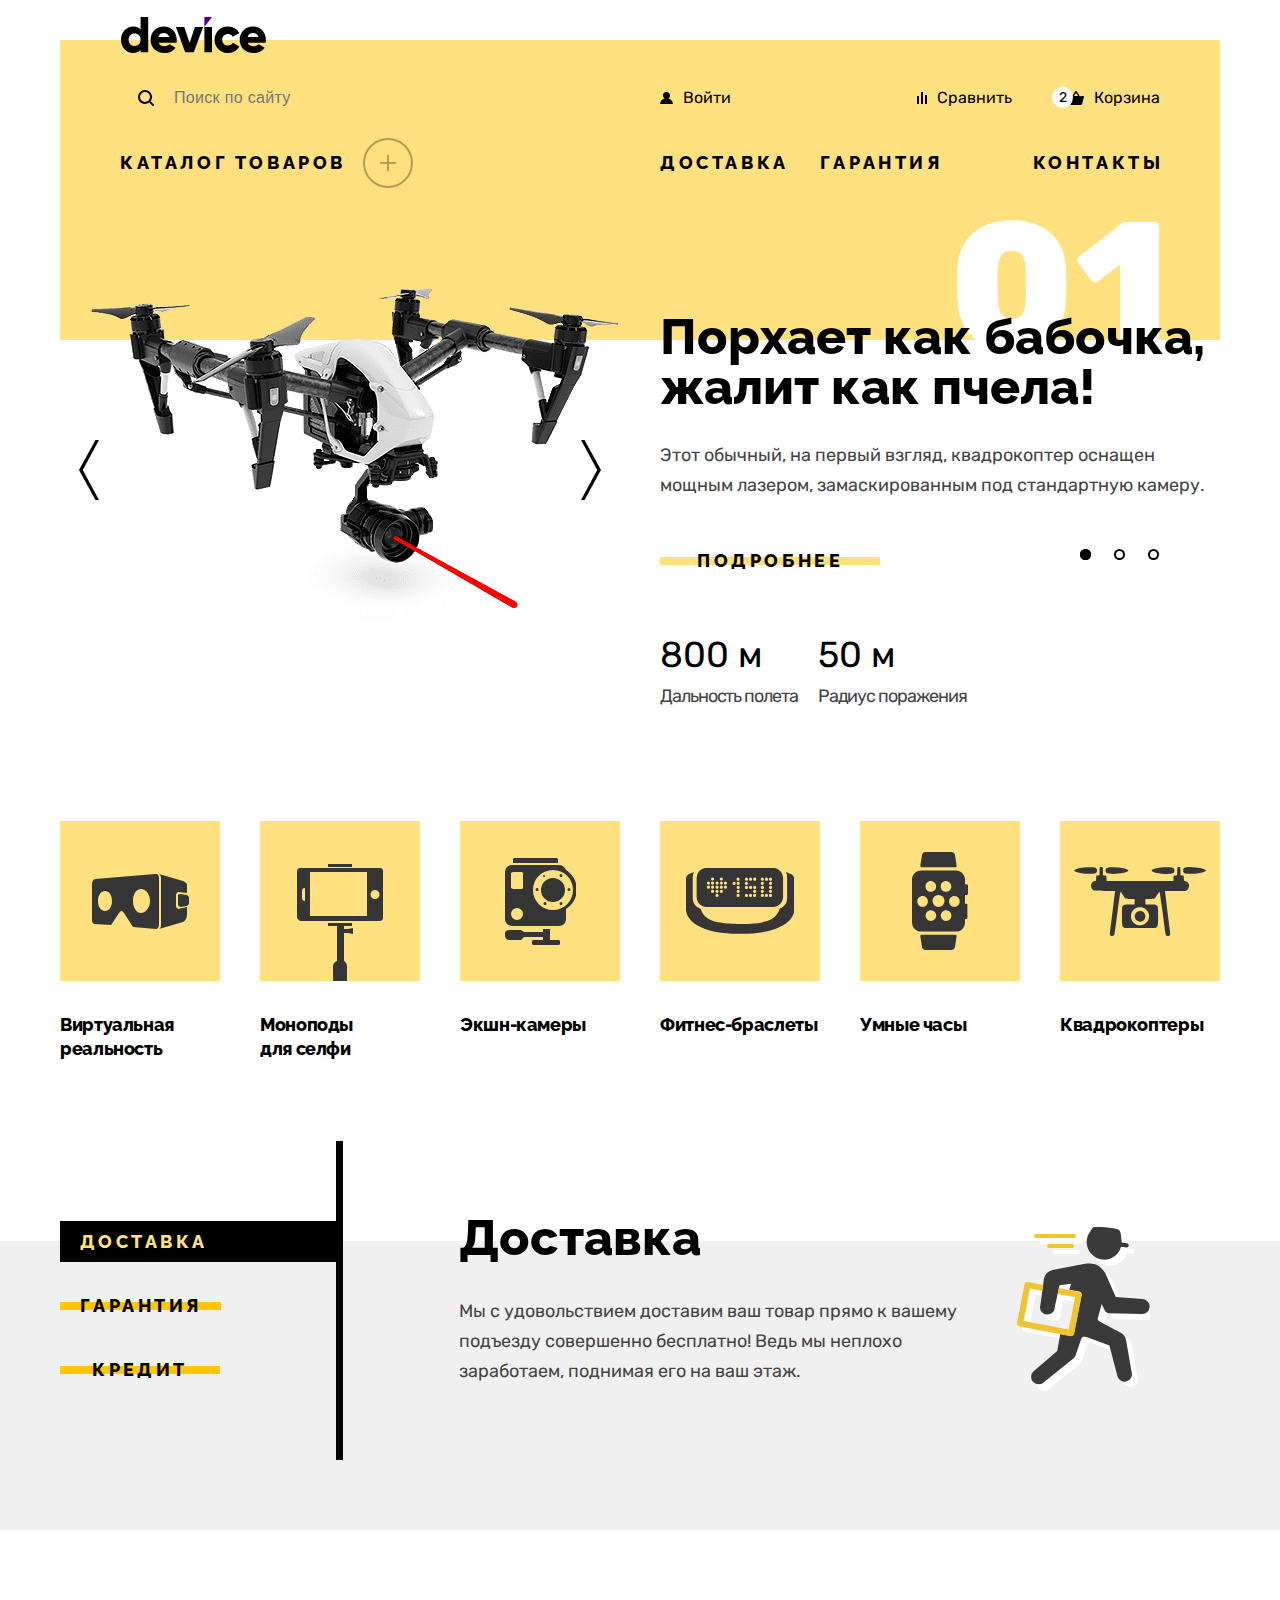
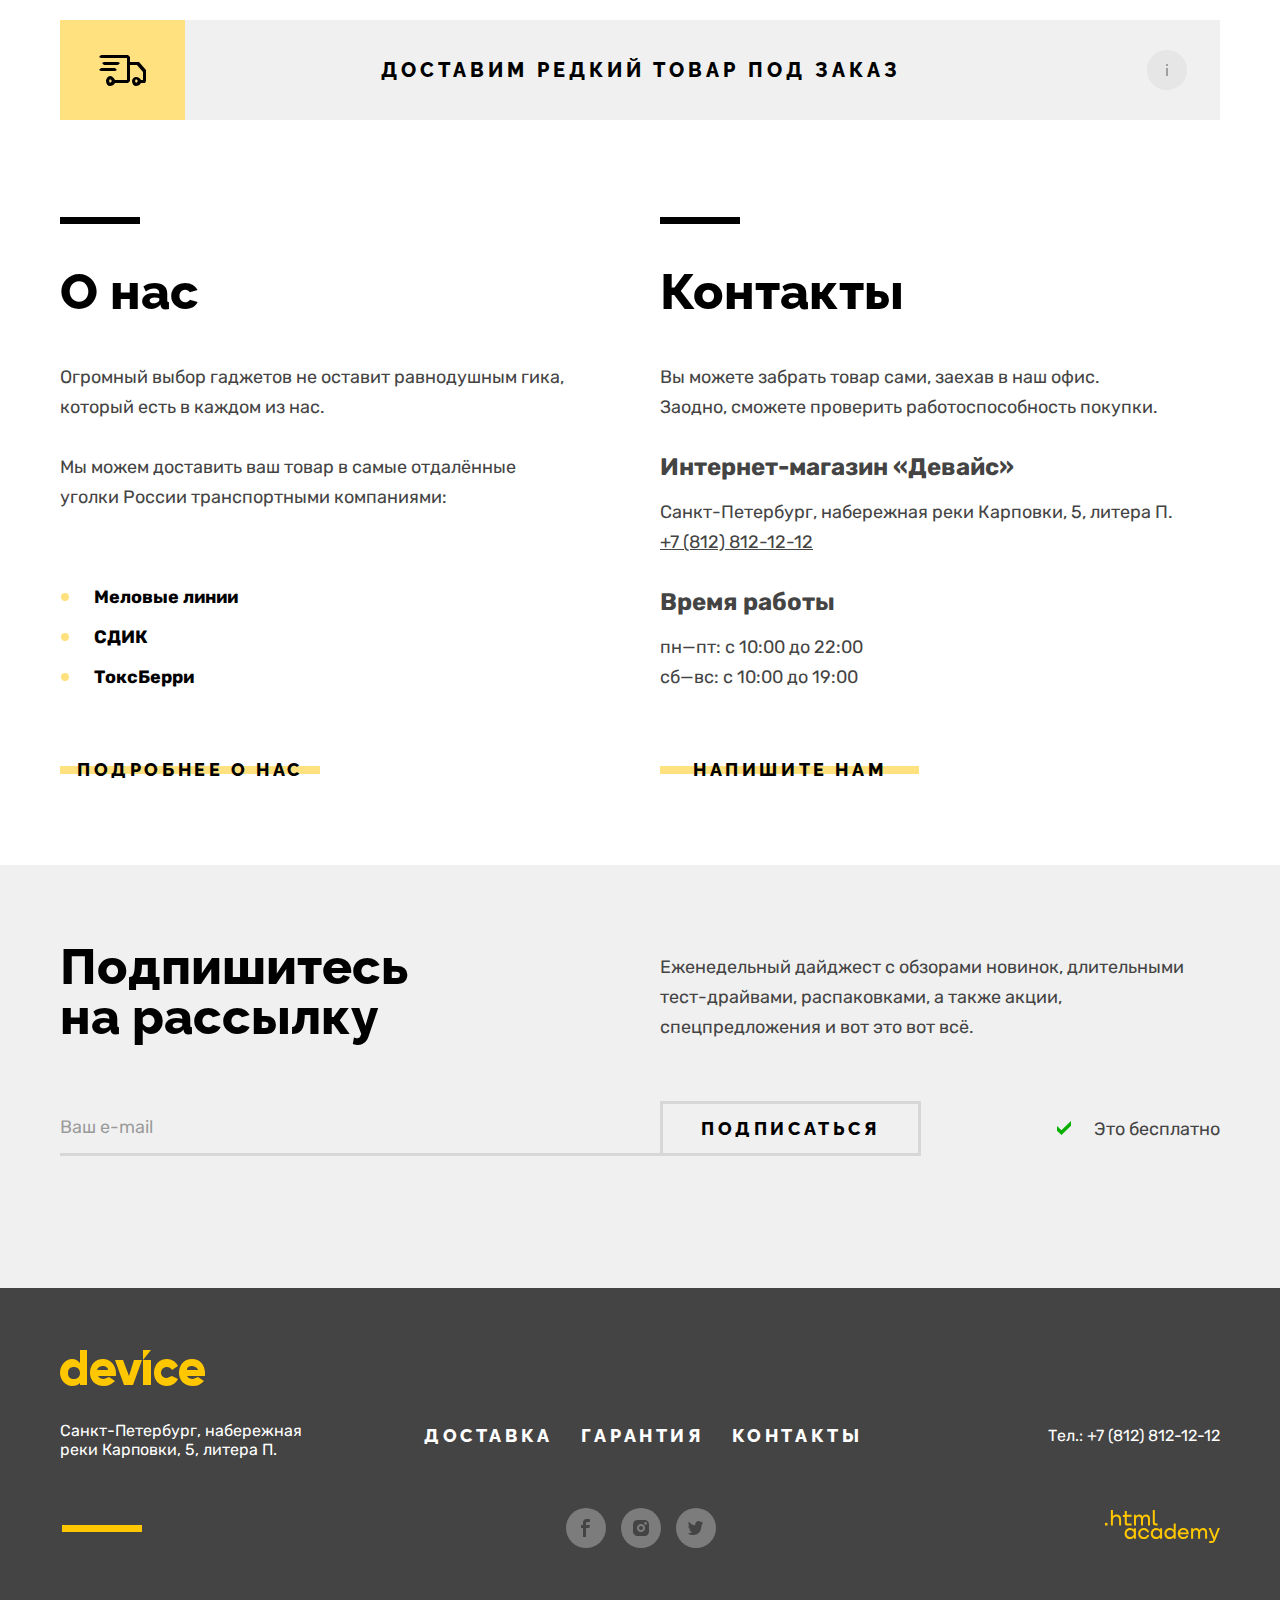
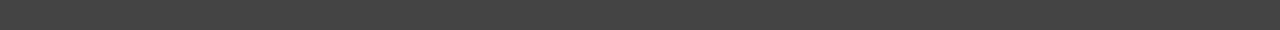
<file: index.html>
<!DOCTYPE html>
<html lang="ru">
<head>
  <meta charset="UTF-8">
  <meta http-equiv="X-UA-Compatible" content="IE=edge">
  <meta name="viewport" content="width=device-width, initial-scale=1.0">
  <link rel="icon" href="favicon.ico">
  <link rel="icon" type="image/png" sizes="32x32" href="img/favicon-32.png">
  <link rel="stylesheet" href="css/style.css">
  <title>HTML Academy: Девайс</title>
</head>
<body>
<!-- HEADER START -->
<header class="container page-header">

  <a class="logo" title="Магазин Device">
    <span class="visually-hidden">Магазин Device</span>
    <img class="logo-img" src="img/svg/logo.svg" width="145" height="36" alt="Магазин Device">
  </a>
  <!-- HEADER-ROW START -->
  <div class="header-row">
    <form class="header-search" action="https://echo.htmlacademy.ru/" method="POST">
      <label class="visually-hidden" for="search-btn">Поиск</label>
      <input class="header-search-input" type="text" id="search-btn" name="search" placeholder="Поиск по сайту"
             required autocomplete="off">

      <button class="header-search-btn" type="submit">
        Найти
      </button>
    </form>

    <ul class="user-menu rs-list">
      <li class="user-menu-item user-menu-item-enter">
        <a class="user-menu-link" href="#">
          <img class="user-menu-link-ico" src="img/svg/bust.svg" alt="Войти" width="13" height="12">
          <span class="user-menu-link-text">Войти</span>
        </a>
      </li>

      <li class="user-menu-item user-menu-item-compare">
        <a class="user-menu-link user-menu-link-compare" href="#">
          <img class="user-menu-link-ico" src="img/svg/compare.svg" alt="Сравнить" width="10" height="12">
          <span class="user-menu-link-text">Сравнить</span>
        </a>
      </li>

      <li class="user-menu-item user-menu-item-basket">
        <a class="user-menu-link user-menu-link-basket" href="#">
          <span class="user-menu-item-numb">2</span>
          <img class="user-menu-link-ico" src="img/svg/basket.svg" alt="Корзина" width="16" height="14">
          <span class="user-menu-link-text">Корзина</span>
        </a>
        <div class="popover">
          <span class="visually-hidden">Корзина</span>
          <ul class="cart-items-list rs-list">
            <li class="cart-item">
              <a class="cart-item-link" href="#">
                <img class="cart-item-image" src="img/catalog/product-1-small.svg" width="41" height="43"
                     alt="Любительская селфи-палка">
                <span class="cart-item-title">Любительская селфи-палка</span>
              </a>
              <button class="cart-item-button" type="button">
                <img class="cart-item-icon" src="img/svg/delete-white.svg" width="11" height="11" alt="Закрыть">
              </button>
            </li>
            <li class="cart-item">
              <a class="cart-item-link" href="#">
                <img class="cart-item-image" src="img/catalog/product-2-small.svg" width="41" height="43"
                     alt="Любительская селфи-палка">
                <span class="cart-item-title">Профессиональная селфи-палка</span>
              </a>
              <button class="cart-item-button" type="button">
                <img class="cart-item-icon" src="img/svg/delete-white.svg" width="11" height="11" alt="Закрыть">
              </button>
            </li>
          </ul>
          <div class="cart-result">
            <p class="cart-result-text">Товаров: 2</p>
            <p class="cart-result-text">Сумма: 2000 ₽</p>
          </div>
          <div class="cart-button-wrapper">
            <button class="button cart-button" type="button">
              Открыть корзину
            </button>
          </div>
        </div>
      </li>
    </ul>
  </div>
  <!-- HEADER-ROW END -->

  <!-- NAVIGATION START -->

  <nav class="navigation">
    <ul class="navigation-list rs-list">
      <li class="navigation-item product-catalog">
        <a class="navigation-link product-catalog-link" href="#">Каталог товаров</a>

        <div class="sub-menu">
          <ul class="sub-menu-column rs-list">
            <li class="sub-menu-item">
              <a href="#" class="sub-menu-link">Виртуальная реальность</a>
            </li>
            <li class="sub-menu-item">
              <a href="catalog.html" class="sub-menu-link">Моноподы для cелфи</a>
            </li>
            <li class="sub-menu-item">
              <a href="#" class="sub-menu-link">Экшн-камеры</a>
            </li>
          </ul>

          <ul class="sub-menu-column rs-list">
            <li class="sub-menu-item">
              <a href="#" class="sub-menu-link">Фитнес-браслеты</a>
            </li>
            <li class="sub-menu-item">
              <a href="#" class="sub-menu-link">Умные часы</a>
            </li>
          </ul>

          <ul class="sub-menu-column rs-list">
            <li class="sub-menu-item">
              <a href="#" class="sub-menu-link">Квадрокоптеры</a>
            </li>
          </ul>

        </div>
      </li>
      <li class="navigation-item">
        <a class="navigation-link" href="#">Доставка</a>
      </li>
      <li class="navigation-item">
        <a class="navigation-link" href="#">Гарантия</a>
      </li>
      <li class="navigation-item">
        <a class="navigation-link" href="#">Контакты</a>
      </li>
    </ul>
  </nav>
  <!-- NAVIGATION END -->
</header>
<!-- HEADER END -->

<!-- MAIN START -->
<main class="index-main">
  <h1 class="visually-hidden">Device - Интернет магазин по продаже техники</h1>
  <!-- HERO START -->
  <section class="slider container">
    <h2 class="visually-hidden">Популярные товары</h2>
        <ul class="slider-list rs-list">
          <li class="slider-item slider-item-current">
            <div class="slider-column slider-column-left">
              <img class="slider-image" src="img/slider/product-1.png" width="560" height="560" alt="квадрокоптер">
            </div>
            <div class="slider-column slider-column-right">
              <h3 class="title slider-title">Порхает как бабочка, жалит как пчела!</h3>
              <p class="slider-text">Этот обычный, на первый взгляд, квадрокоптер оснащен мощным лазером,
                замаскированным под стандартную камеру.</p>
              <a class="button slider-column-btn" href="#"><span>Подробнее</span></a>
              <ul class="slider-feature rs-list">
                <li class="slider-feature-item">

                  <p class="slider-feature-meaning">800 м</p>
                  <p class="slider-feature-text">Дальность полета</p>
                </li>
                <li class="slider-feature-item">

                  <p class="slider-feature-meaning">50 м</p>
                  <p class="slider-feature-text">Радиус поражения</p>
                </li>
              </ul>
            </div>
          </li>
          <li class="slider-item">
            <div class="slider-column slider-column-left">
              <img class="slider-image" src="img/slider/product-2.png" width="560" height="560" alt="квадрокоптер">
            </div>
            <div class="slider-column slider-column-right">
              <h3 class="title slider-title">Худеем правильно!</h3>
              <p class="slider-text">Мотивирующие фитнес-браслеты помогут найти в себе силы не пропускать занятия и
                соблюдать диету.</p>
              <a class="button slider-column-btn" href="#"><span>Подробнее</span></a>
              <ul class="slider-feature rs-list">
                <li class="slider-feature-item">

                  <p class="slider-feature-meaning">48 часов</p>
                  <p class="slider-feature-text">Без подзарядки</p>
                </li>
              </ul>
            </div>
          </li>
          <li class="slider-item">
            <div class="slider-column slider-column-left">
              <img class="slider-image" src="img/slider/product-3.png" width="560" height="560" alt="квадрокоптер">
            </div>
            <div class="slider-column slider-column-right">
              <h3 class="title slider-title">Делай селфи, как Бен Стиллер! </h3>
              <p class="slider-text">Самая длинная палка для селфи доступна в нашем магазине. Восемь (Восемь, Карл!)
                метров длиной и весом всего 5 кг.</p>
              <a class="button slider-column-btn" href="#"><span>Подробнее</span></a>
              <ul class="slider-feature rs-list">
                <li class="slider-feature-item">

                  <p class="slider-feature-meaning">8,5 м</p>
                  <p class="slider-feature-text">Длина палки</p>
                </li>
                <li class="slider-feature-item">
                  <p class="slider-feature-meaning">5 кг</p>
                  <p class="slider-feature-text">Вес палки</p>
                </li>
                <li class="slider-feature-item">

                  <p class="slider-feature-meaning">Карбон</p>
                  <p class="slider-feature-text">Материал</p>
                </li>
              </ul>
            </div>
          </li>
        </ul>
      <ul class="slider-list-btn rs-list">

        <li class="slider-navigation-item">
          <button class="slider-navigation-button slider-prev-button">
            <span class="visually-hidden">Предыдущий слайд</span>
            <svg width="20" height="60" viewBox="0 0 20 60" fill="none" xmlns="http://www.w3.org/2000/svg">
              <path d="M20 60H16.5L0 30L16.5 0H20L3.8 30L20 60Z" fill="black"/>
            </svg>
          </button>
        </li>

        <li class="slider-navigation-item">
          <button class="slider-navigation-button slider-next-button">
            <span class="visually-hidden">Следующий слайд</span>
            <svg width="20" height="60" viewBox="0 0 20 60" fill="none" xmlns="http://www.w3.org/2000/svg">
              <path d="M0 60H3.5L20 30L3.5 0H0L16.2 30L0 60Z" fill="black"/>
            </svg>
          </button>
        </li>

      </ul>
      <ol class="slider-dots rs-list">
        <li class="slider-dots-item">
          <button class="slider-dots-button slider-dots-button-current" type="button">
            <span class="visually-hidden">1 фото</span>
          </button>
        </li>
        <li class="slider-dots-item">
          <button class="slider-dots-button" type="button">
            <span class="visually-hidden">2 фото</span>
          </button>
        </li>
        <li class="slider-dots-item">
          <button class="slider-dots-button" type="button">
            <span class="visually-hidden">3 фото</span>
          </button>
        </li>
      </ol>



  </section>
  <!-- HERO END -->

  <!-- CATEGORIES START -->
  <section class="categories container">
    <h2 class="visually-hidden">Список категорий</h2>
    <ul class="categories-list rs-list">
      <li class="categories-item">
        <a href="#" class="categories-item-link">
          <div class="categories-item-box">
            <img class="categories-item-img" src="img/categories/vector-1.svg" width="97" height="55"
                 alt="Виртуальная реальность">
          </div>
          <h3 class="categories-item-title">Виртуальная реальность</h3>
        </a>
      </li>
      <li class="categories-item">
        <a href="#" class="categories-item-link">
          <div class="categories-item-box categories-item-box-bottom">
            <img class="categories-item-img" src="img/categories/vector-2.svg" width="86" height="117"
                 alt="Моноподы для селфи">
          </div>
          <h3 class="categories-item-title">Моноподы<br> для селфи</h3>
        </a>
      </li>
      <li class="categories-item">
        <a href="#" class="categories-item-link">
          <div class="categories-item-box">
            <img class="categories-item-img" src="img/categories/vector-3.svg" width="71" height="87" alt="Экшн-камеры">
          </div>
          <h3 class="categories-item-title">Экшн-камеры</h3>
        </a>
      </li>
      <li class="categories-item">
        <a href="#" class="categories-item-link">
          <div class="categories-item-box">
            <img class="categories-item-img" src="img/categories/vector-4.svg" width="108" height="65"
                 alt="Фитнес-браслеты">
          </div>
          <h3 class="categories-item-title">Фитнес-браслеты</h3>
        </a>
      </li>
      <li class="categories-item">
        <a href="#" class="categories-item-link">
          <div class="categories-item-box">
            <img class="categories-item-img" src="img/categories/vector-5.svg" width="56" height="98" alt="Умные часы">
          </div>
          <h3 class="categories-item-title">Умные часы</h3>
        </a>
      </li>
      <li class="categories-item">
        <a href="#" class="categories-item-link">
          <div class="categories-item-box">
            <img class="categories-item-img" src="img/categories/vector-6.svg" width="132" height="69"
                 alt="Квадрокоптеры">
          </div>
          <h3 class="categories-item-title">Квадрокоптеры</h3>
        </a>
      </li>
    </ul>
  </section>
  <!-- CATEGORIES END -->

  <!-- TABS START -->
  <section class="tabs">
    <h2 class="visually-hidden">Услуги</h2>
    <div class="container tabs-container">
      <ul class="tabs-controls rs-list">
        <li class="tabs-controls-item">
          <button class="button tabs-controls-btn tabs-controls-btn-current">
            Доставка
          </button>
        </li>
        <li class="tabs-controls-item">
          <button class="button tabs-controls-btn ">
            Гарантия
          </button>
        </li>
        <li class="tabs-controls-item">
          <button class="tabs-controls-btn button">
            Кредит
          </button>
        </li>
      </ul>

      <ul class="tabs-content rs-list">
        <li class="tabs-content-item tabs-content-item-current">
          <h3 class="title tabs-content-title">Доставка</h3>
          <p class="tabs-content-text">Мы с удовольствием доставим ваш товар прямо к вашему подъезду совершенно
            бесплатно!
            Ведь мы неплохо заработаем, поднимая его на ваш этаж.</p>
        </li>
        <li class="tabs-content-item">
          <h3 class="title tabs-content-title">Гарантия</h3>
          <p class="tabs-content-text">Если из-за возгорания купленного у нас товара у вас
            сгорит дом — не переживайте, мы выдадим вам новый.
            Товар, не дом, конечно же.</p>
        </li>
        <li class="tabs-content-item">
          <h3 class="title tabs-content-title">Кредит</h3>
          <p class="tabs-content-text">Залезть в долговую яму стало проще!
            Кредитные консультанты подберут для вас наиболее выгодные условия кредита. Выгодные для банка,
            разумеется.</p>
        </li>
      </ul>
    </div>
  </section>
  <!-- SERVICES END -->

  <!-- DELIVERY START -->
  <section class="delivery container">
    <a href="#" class="delivery-link">
      <div class="delivery-image-block">
        <img class="delivery-ico" src="img/svg/delivery.svg" width="47" height="31" alt="Доставка">
      </div>
      <h2 class="delivery-title">Доставим редкий товар под заказ</h2>
      <div class="delivery-info">
        <svg class="delivery-info-svg" width="2" height="12" viewBox="0 0 2 12" fill="none"
             xmlns="http://www.w3.org/2000/svg">
          <g opacity="0.3">
            <path d="M2 0H0V2H2V0Z" fill="black"/>
            <path d="M2 4H0V12H2V4Z" fill="black"/>
          </g>
        </svg>
        <span class="visually-hidden">Дополнительная информация</span>
      </div>
    </a>
  </section>
  <!-- DELIVERY END -->

  <!-- COMPANY START -->
  <div class="container company">
    <!-- ABOUT START -->
    <section class="about">
      <h2 class="title about-title">О нас</h2>
      <p class="about-text">Огромный выбор гаджетов не оставит равнодушным гика, который есть в каждом из нас.</p>
      <p class="about-text">Мы можем доставить ваш товар в самые отдалённые уголки России транспортными компаниями:</p>
      <ul class="about-list rs-list">
        <li class="about-item">
          Меловые линии
        </li>
        <li class="about-item">
          СДИК
        </li>
        <li class="about-item">
          ТоксБерри
        </li>
      </ul>
      <a class="button about-button" href="#">Подробнее о нас</a>
    </section>
    <!-- ABOUT END -->

    <!-- CONTACTS START -->
    <section class="contacts">
      <h2 class="title contacts-title">Контакты</h2>
      <p class="contacts-text">Вы можете забрать товар сами, заехав в наш офис. Заодно, сможете проверить
        работоспособность покупки. </p>
      <h3 class="contacts-lead">Интернет-магазин «Девайс»</h3>
      <p class="contacts-address">
        Санкт-Петербург, набережная реки Карповки, 5, литера П.<br>
        <a class="contacts-phone" href="tel:+78128121212">+7 (812) 812-12-12</a>
      </p>
      <h3 class="contacts-lead">Время работы</h3>
      <ul class="contacts-time rs-list">
        <li class="contacts-time-item">пн—пт: с 10:00 до 22:00</li>
        <li class="contacts-time-item">сб—вс: с 10:00 до 19:00</li>
      </ul>
      <a class="button contact-button" href="#">Напишите нам</a>
    </section>
    <!-- CONTACTS END -->
  </div>
  <!-- COMPANY END -->

  <!-- SUBSCRIPTION START -->
  <section class="subscription">
    <div class="container subscription-top">
      <h2 class="title subscription-title">Подпишитесь на рассылку</h2>
      <p class="subscription-text">
        Еженедельный дайджест с обзорами новинок, длительными тест-драйвами, распаковками, а также акции,
        спецпредложения и вот это вот всё.
      </p>
    </div>

    <div class="container subscription-bottom">
        <form class="subscription-form" action="https://echo.htmlacademy.ru/" method="post">
         <input class="subscription-search-error subscription-search " type="email" name="email" placeholder="Ваш e-mail" required>
         <button class="subscription-btn" type="submit">Подписаться</button>
        </form>
        <p class="subscription-info">Это бесплатно</p>
    </div>
  </section>
  <!-- SUBSCRIPTION END -->
</main>
<!-- MAIN END -->

<!-- FOOTER START -->
<footer class="page-footer">
  <div class="page-footer-container container">
    <div class="footer-address">
      <a class="footer-logo" title="footer-logo-device">
        <span class="visually-hidden">Магазин Device</span>
        <img class="footer-logo-img" src="img/svg/footer-logo.svg" width="145" height="36" alt="Магазин Device">
      </a>
      <p class="footer-address-text">Санкт-Петербург, набережная реки Карповки, 5, литера П.</p>
    </div>

    <div class="footer-information">
      <ul class="footer-menu rs-list">
        <li class="footer-menu-item"><a class="footer-menu-link footer-link" href="#">Доставка</a></li>
        <li class="footer-menu-item"><a class="footer-menu-link footer-link" href="#">Гарантия</a></li>
        <li class="footer-menu-item"><a class="footer-menu-link footer-link" href="#">Контакты</a></li>
      </ul>

      <ul class="social rs-list">
        <li class="social-item">
          <a class="social-link footer-link" href="https://www.facebook.com/htmlacademy">
            <svg class="social-icon" width="9" height="18" viewBox="0 0 9 18" fill="none"
                 xmlns="http://www.w3.org/2000/svg">
              <path d="M6.5 3H9V0H5.6C2.8 0 2 1.7 2 4.2V6H0V9H2V18H5V9H8.3L8.9 6H5V4.5C5 3.7 5.3 3 6.5 3Z" fill="none"/>
            </svg>
            <span class="visually-hidden">Facebook</span>
          </a>
        </li>
        <li class="social-item">
          <a class="social-link footer-link" href="https://www.instagram.com/htmlacademy/">
            <svg class="social-icon" width="16" height="16" viewBox="0 0 16 16" fill="none"
                 xmlns="http://www.w3.org/2000/svg">
              <path
                d="M8 10C9.10457 10 10 9.10457 10 8C10 6.89543 9.10457 6 8 6C6.89543 6 6 6.89543 6 8C6 9.10457 6.89543 10 8 10Z"
                fill="none"/>
              <path
                d="M14.7 1.3C13.8 0.4 12.7 0 11.3 0H4.7C1.9 0 0 1.9 0 4.7V11.3C0 12.7 0.4 13.9 1.4 14.7C2.3 15.6 3.4 16 4.7 16H11.3C12.7 16 13.9 15.6 14.7 14.7C15.5 13.8 16 12.7 16 11.3V4.7C16 3.3 15.6 2.1 14.7 1.3ZM8 12.1C5.8 12.1 3.9 10.3 3.9 8C3.9 5.7 5.8 3.9 8 3.9C10.2 3.9 12.1 5.7 12.1 8C12.1 10.3 10.2 12.1 8 12.1ZM12.6 4.7C11.9 4.7 11.3 4.2 11.3 3.4C11.3 2.6 11.8 2.1 12.6 2.1C13.3 2.1 13.9 2.7 13.9 3.4C13.9 4.1 13.3 4.7 12.6 4.7Z"
                fill="none"/>
            </svg>
            <span class="visually-hidden">Instagram</span>
          </a>
        </li>
        <li class="social-item">
          <a class="social-link footer-link" href="https://twitter.com/htmlacademy_ru">
            <svg class="social-icon" width="15" height="14" viewBox="0 0 15 14" fill="none"
                 xmlns="http://www.w3.org/2000/svg">
              <path
                d="M9.7 0.0999675C11.2 -0.400033 12.3 0.399967 12.9 1.19997C13.4 0.999967 14 0.799967 14.6 0.599967C14.6 1.39997 14.1 1.99997 13.8 2.19997C14.5 2.39997 15 1.79997 15 1.79997C14.9 2.69997 14.1 3.49997 13.6 3.69997C13.4 9.99997 10.8 14.1 4.7 14C4.2 14 4.8 14 4.3 14C4 14 0.6 13.6 0 12.2C2 12.4 3.4 11.8 4.1 11.1C3.3 10.8 1.7 10.7 1.5 8.29997C1.8 8.49997 2 8.59997 2.6 8.49997C1.5 7.69997 0.3 6.99997 0.4 4.99997C0.7 5.29997 1.3 5.49997 1.6 5.39997C1 5.19997 -0.2 2.29997 0.8 0.799967C2.4 2.49997 4.1 4.19997 7.1 4.29997C7.3 2.19997 8.1 0.799967 9.7 0.0999675Z"
                fill="none"/>
            </svg>
            <span class="visually-hidden">Twitter</span>
          </a>
        </li>
      </ul>
    </div>

    <div class="footer-authors">
      <a class="footer-phone" href="tel:+78128121212">Тел.: +7 (812) 812-12-12</a>
      <a class="footer-copyright" href="https://up.htmlacademy.ru/">
        <svg class="footer-copyright-svg" width="115" height="34" viewBox="0 0 115 34" fill="none"
             xmlns="http://www.w3.org/2000/svg">
          <path d="M0 12.9V15.5H2.5V12.9H0Z" fill="#FFC700"/>
          <path
            d="M11.5999 4.5C9.9999 4.5 8.7999 5.2 7.9999 6.2H7.8999V0H5.8999V15.5H7.8999V10.2C7.8999 8.1 9.1999 6.6 11.1999 6.6C12.9999 6.6 14.0999 8 14.0999 9.8V15.5H16.0999V9.4C16.1999 6.4 14.2999 4.5 11.5999 4.5Z"
            fill="#FFC700"/>
          <path
            d="M26.5999 4.79998H21.7999V1.09998H19.7999V4.89998H17.8999V6.89998H19.7999V12.9C19.7999 14.6 20.7999 15.6 22.4999 15.6H26.5999V13.6H22.8999C22.1999 13.6 21.7999 13.2 21.7999 12.5V6.79998H26.5999V4.79998Z"
            fill="#FFC700"/>
          <path
            d="M41.1 4.59998C39.5 4.59998 38.2 5.39998 37.6 6.69998H37.5C36.9 5.49998 35.7 4.59998 34.1 4.59998C32.7 4.59998 31.6 5.39998 31 6.39998H30.9V4.79998H29V15.4H31V9.99998C31 7.99998 32 6.49998 33.6 6.49998C35.1 6.49998 36 7.49998 36 9.09998V15.4H38V9.79998C38 7.39998 39.4 6.49998 40.6 6.49998C42.1 6.49998 43 7.49998 43 9.09998V15.4H45V8.89998C45.1 6.39998 43.6 4.59998 41.1 4.59998Z"
            fill="#FFC700"/>
          <path
            d="M47.8 12.7C47.8 14.4 48.8 15.4 50.6 15.4H52.6V13.4H50.9001C50.2001 13.4 49.8 13 49.8 12.3V0H47.8V12.7Z"
            fill="#FFC700"/>
          <path
            d="M28.9001 19.7C28.0001 18.6 26.7001 17.9 25.0001 17.9C21.9001 17.9 19.6001 20.2 19.6001 23.5C19.6001 26.8 21.9001 29.1 25.0001 29.1C26.8001 29.1 28.0001 28.3 28.8001 27.2H28.9001V28.8H30.9001V18.2H28.9001V19.7ZM25.3001 27.1C23.1001 27.1 21.7001 25.5 21.7001 23.5C21.7001 21.5 23.1001 19.9 25.3001 19.9C27.5001 19.9 28.9001 21.5 28.9001 23.5C28.9001 25.4 27.5001 27.1 25.3001 27.1Z"
            fill="#FFC700"/>
          <path
            d="M44.2 22C43.7 19.6 41.5999 17.9 38.7999 17.9C35.3999 17.9 33.2 20.4 33.2 23.5C33.2 26.6 35.3999 29.1 38.7999 29.1C41.5999 29.1 43.7 27.3 44.2 24.9H42.0999C41.6999 26.2 40.3999 27.2 38.7999 27.2C36.5999 27.2 35.2 25.6 35.2 23.6C35.2 21.6 36.5999 20 38.7999 20C40.3999 20 41.5999 21 42.0999 22.2H44.2V22Z"
            fill="#FFC700"/>
          <path
            d="M55.1 19.7C54.2 18.6 52.9001 17.9 51.2001 17.9C48.1001 17.9 45.8 20.2 45.8 23.5C45.8 26.8 48.1001 29.1 51.2001 29.1C53.0001 29.1 54.2 28.3 55 27.2H55.1V28.8H57.1V18.2H55.1V19.7ZM51.5 27.1C49.3 27.1 47.9001 25.5 47.9001 23.5C47.9001 21.5 49.3 19.9 51.5 19.9C53.7 19.9 55.1 21.5 55.1 23.5C55.1 25.4 53.6 27.1 51.5 27.1Z"
            fill="#FFC700"/>
          <path
            d="M68.6999 19.8C67.7999 18.7 66.4999 17.9 64.7999 17.9C61.6999 17.9 59.3999 20.2 59.3999 23.5C59.3999 26.8 61.5999 29.1 64.7999 29.1C66.4999 29.1 67.7999 28.3 68.5999 27.3H68.6999V28.8H70.6999V13.4H68.6999V19.8ZM65.0999 27.1C62.8999 27.1 61.4999 25.5 61.4999 23.5C61.4999 21.5 62.8999 19.9 65.0999 19.9C67.2999 19.9 68.6999 21.5 68.6999 23.5C68.5999 25.5 67.1999 27.1 65.0999 27.1Z"
            fill="#FFC700"/>
          <path
            d="M78.3 17.9C75 17.9 72.8 20.4 72.8 23.5C72.8 26.5 74.9 29.1 78.3 29.1C80.8 29.1 82.8 27.8 83.5 25.5H81.4C80.9 26.5 79.8 27.1 78.4 27.1C76.5 27.1 75.1 25.8 75 24.2H83.8C84 20.6 81.8 17.9 78.3 17.9ZM78.3 19.8C80 19.8 81.3 20.8 81.6 22.4H75.1C75.4 20.9 76.6 19.8 78.3 19.8Z"
            fill="#FFC700"/>
          <path
            d="M98.2001 17.9C96.6001 17.9 95.3001 18.7 94.6001 19.9H94.5001C93.9001 18.7 92.7001 17.9 91.1001 17.9C89.7001 17.9 88.6001 18.6 88.0001 19.7V18.2H86.1001V28.8H88.1001V23.4C88.1001 21.4 89.1001 20 90.7001 19.9C92.2001 19.9 93.1001 20.9 93.1001 22.5V28.8H95.1001V23.2C95.1001 20.8 96.5001 19.9 97.7001 19.9C99.2001 19.9 100.1 20.9 100.1 22.5V28.8H102.1V22.3C102.2 19.7 100.7 17.9 98.2001 17.9Z"
            fill="#FFC700"/>
          <path
            d="M109.4 27L105.8 18.1H103.6L108.4 29.7C108.1 30.6 107.7 30.9 106.7 30.9H104.2V32.9H106.7C108.5 32.9 109.5 32.1 110.2 30.3L114.9 18.1H112.8L109.4 27Z"
            fill="#FFC700"/>
        </svg>
      </a>
    </div>
  </div>
</footer>
<!-- FOOTER END -->

<!--МОДАЛЬНОЕ ОКНО-->
<div class="overlay overlay-close">
  <section class="modal">
    <div class="modal-header">
      <h2 class="modal-title">Доставка под заказ</h2>
      <button class="modal-close">
        <span class="visually-hidden">Закрыть</span>
        <img class="modal-close-icon" src="img/svg/delete.svg" width="26" height="26" alt="Закрыть">
      </button>
    </div>

    <form class="modal-form" action="#">
      <div class="modal-form-group">
        <label class="modal-form-label" for="username">Ваше имя:</label>
        <input class="modal-form-field modal-form-field-name modal-form-error" type="text" name="username"
               id="username" placeholder="Имя Фамилия" required>
        <p class="modal-message modal-message-error">Пожалуйста, представьтесь</p>
      </div>
      <div class="modal-form-group">
        <label class="modal-form-label" for="email">Ваш e-mail:</label>
        <input class="modal-form-field modal-form-field-email" type="email" name="email" id="email"
               placeholder="krasotka92@mail.ru" required>
        <p class="modal-message">Забавный у вас адрес</p>
      </div>
      <div class="modal-form-group modal-form-order">
        <label class="modal-form-label" for="order">Что нужно привезти:</label>
        <input class="modal-form-field" type="text" name="order" id="order" placeholder="В свободной форме" required>
        <p class="modal-message"></p>
      </div>
      <div class="modal-form-group modal-form-quantity">
        <div class="modal-form-hint">
          <label class="modal-form-label modal-form-label-hint" for="count">Количество:</label>
          <span class="hint">
              <img src="img/svg/info.svg" alt="Подсказка" width="2" height="12">
            </span>
          <p class="hint-text">Постараемся найти, сколько нужно. Привезём сколько получится по
            требованиям к провозу багажа.</p>

        </div>
        <div class="modal-form-counter">
          <button class="counter-button modal-form-down" type="button">
            <svg class="counter-button-icon" width="16" height="16" viewBox="0 0 16 16"
                 xmlns="http://www.w3.org/2000/svg" role="img" aria-label="Уменьшить">
              <path d="M16 7H0V9H16V7Z" />
            </svg>
          </button>
          <input class="modal-form-field modal-form-field-number" type="number" name="count" id="count" min="1"
                 step="1" placeholder="1">
          <button class="counter-button modal-form-up" type="button">
            <svg class="counter-button-icon" width="16" height="16" viewBox="0 0 16 16"
                 xmlns="http://www.w3.org/2000/svg" role="img" aria-label="Прибавить">
              <path d="M16 7H9V0H7V7H0V9H7V16H9V9H16V7Z" />
            </svg>
          </button>
        </div>
        <p class="modal-message"></p>
      </div>
      <div class="modal-form-group">
        <button class="button button-modal" type="submit">Отправить</button>
      </div>
    </form>
  </section>
</div>
</body>
</html>
</file>
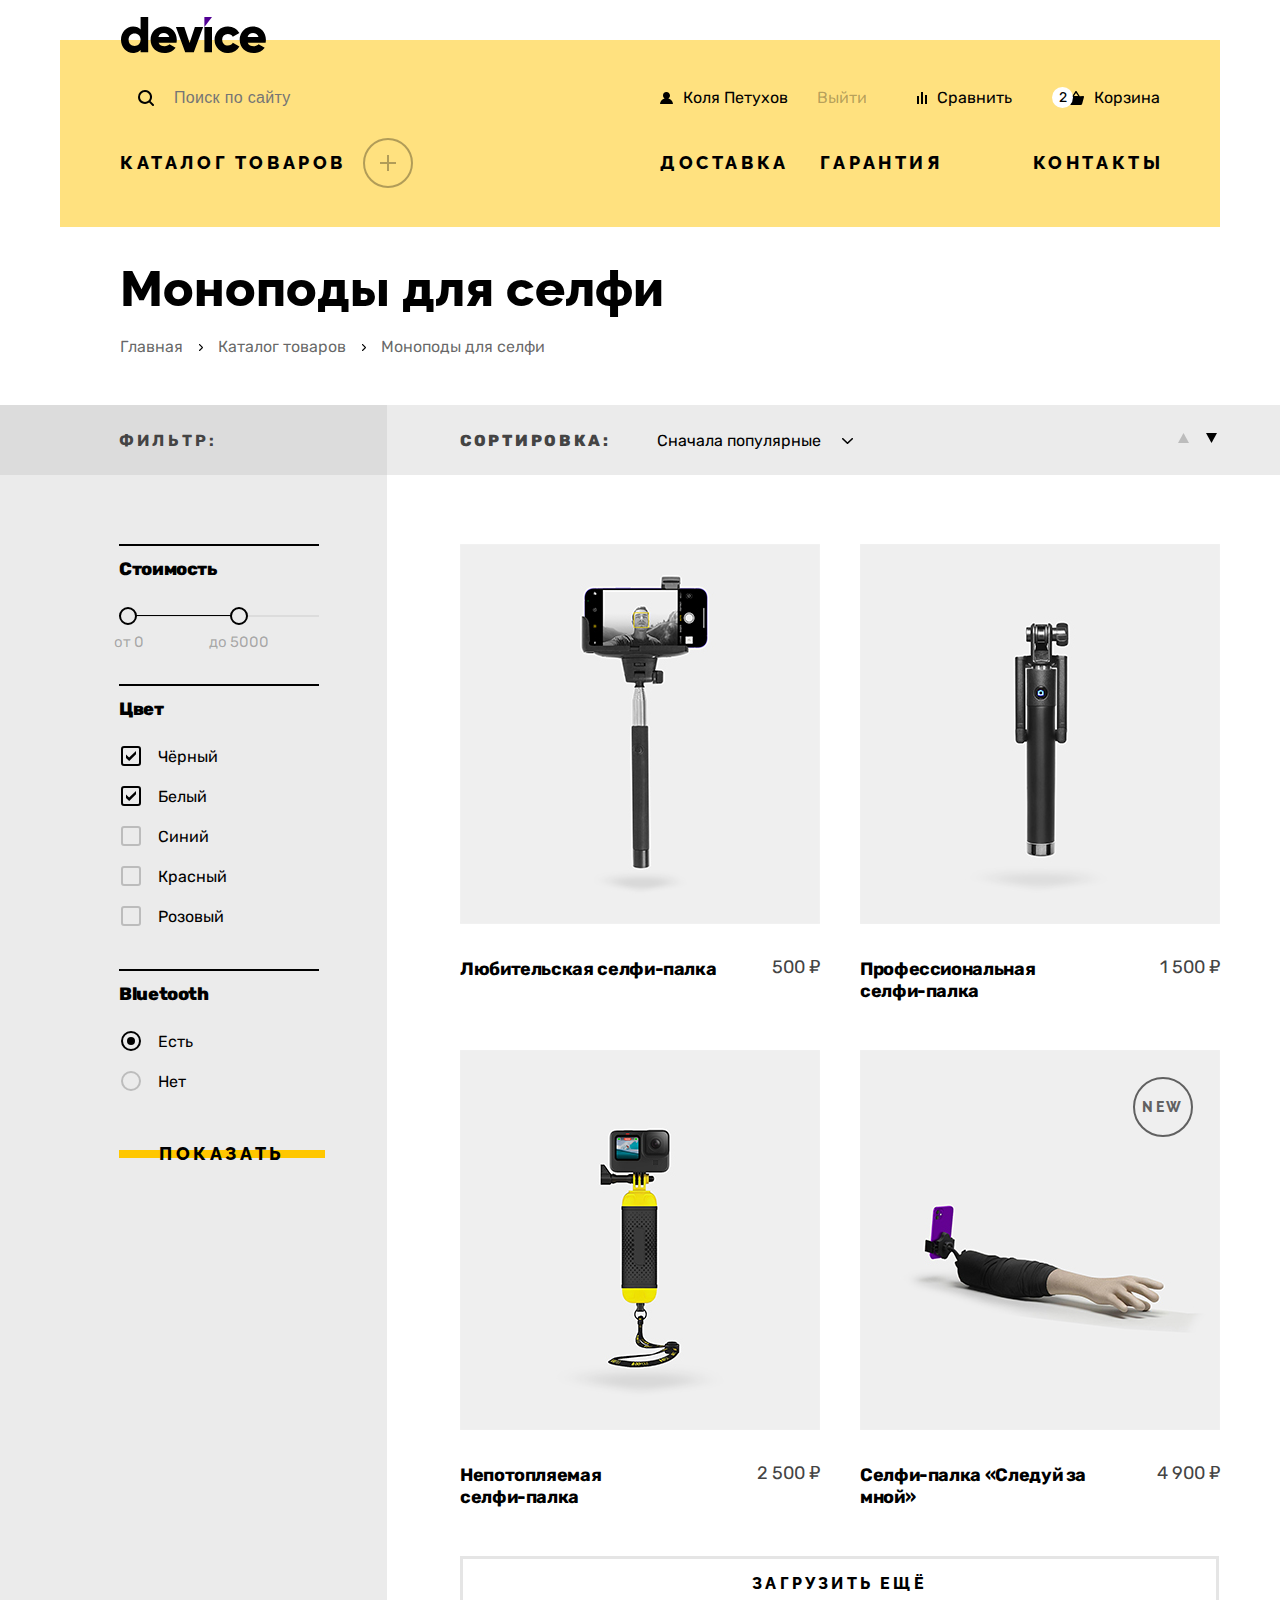
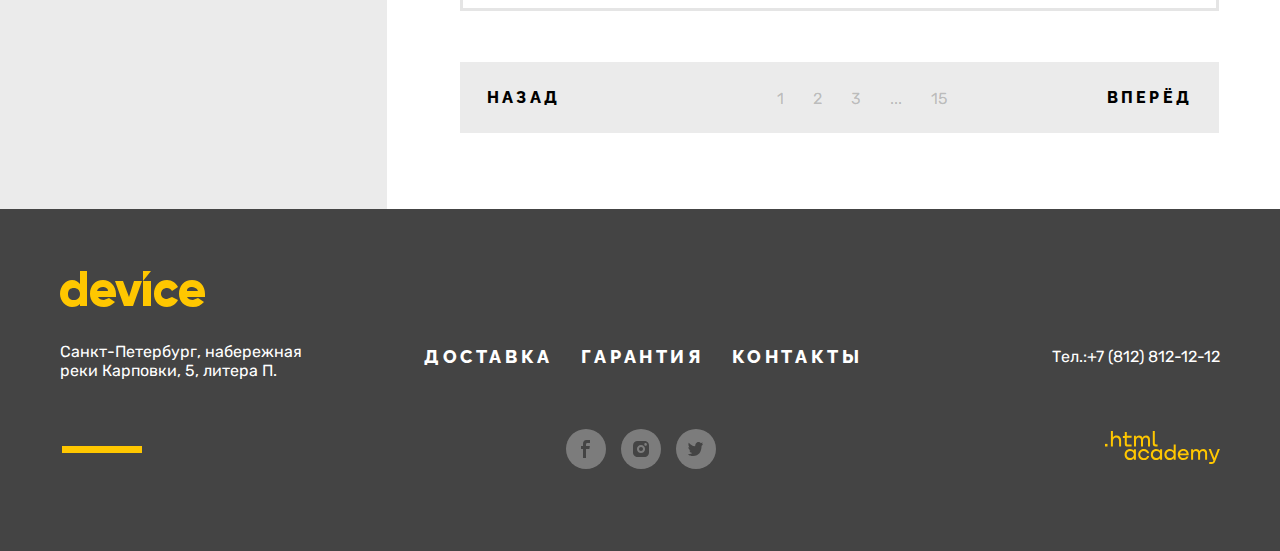
<file: catalog.html>
<!DOCTYPE html>
<html lang="ru">
<head>
  <meta charset="UTF-8">
  <meta http-equiv="X-UA-Compatible" content="IE=edge">
  <meta name="viewport" content="width=device-width, initial-scale=1.0">
  <link rel="icon" href="favicon.ico">
  <link rel="icon" type="image/png" sizes="32x32" href="img/favicon-32.png">
  <link rel="stylesheet" href="css/style.css">
  <title>HTML Academy: Девайс</title>
</head>
<body>
<!-- HEADER START -->
<header class="container page-header catalog-header">

  <a href="index.html" class="logo" title="Магазин Device">
    <span class="visually-hidden">Магазин Device</span>
    <img class="logo-img" src="img/svg/logo.svg" width="145" height="36" alt="Магазин Device">
  </a>
  <!-- HEADER-ROW START -->
  <div class="header-row">
    <form class="header-search" action="https://echo.htmlacademy.ru/" method="POST">
      <label class="visually-hidden" for="search-btn">Поиск</label>
      <input class="header-search-input" type="search" id="search-btn" name="search" placeholder="Поиск по сайту"
             required autocomplete="off">

      <button class="header-search-btn" type="submit">
        Найти
      </button>
    </form>

    <ul class="user-menu rs-list">
      <li class="user-menu-item user-menu-item-enter">
        <a class="user-menu-link user-menu-link-enter" href="#">
          <img class="user-menu-link-ico" src="img/svg/bust.svg" alt="Войти" width="13" height="12">
          <span class="user-menu-link-text">Коля Петухов</span>
        </a>
      </li>

      <li class="user-menu-item user-menu-item-exit">
        <a class="user-menu-link user-menu-link-exit" href="#">
          <span class="user-menu-link-text">Выйти</span>
        </a>
      </li>

      <li class="user-menu-item user-menu-item-compare">
        <a class="user-menu-link user-menu-link-compare" href="#">
          <img class="user-menu-link-ico" src="img/svg/compare.svg" alt="Сравнить" width="10" height="12">
          <span class="user-menu-link-text">Сравнить</span>
        </a>
      </li>

      <li class="user-menu-item user-menu-item-basket">
        <a class="user-menu-link user-menu-link-basket" href="#">
          <span class="user-menu-item-numb">2</span>
          <img class="user-menu-link-ico" src="img/svg/basket.svg" alt="Корзина" width="16" height="14">
          <span class="user-menu-link-text">Корзина</span>

        </a>
      </li>
    </ul>
  </div>
  <!-- HEADER-ROW END -->

  <!-- NAVIGATION START -->

  <nav class="navigation">
    <ul class="navigation-list rs-list">
      <li class="navigation-item product-catalog">
        <a class="navigation-link product-catalog-link" href="#">Каталог товаров</a>

        <div class="sub-menu rs-list">
          <ul class="sub-menu-column rs-list">
            <li class="sub-menu-item">
              <a href="#" class="sub-menu-link">Виртуальная реальность</a>
            </li>
            <li class="sub-menu-item">
              <a href="#" class="sub-menu-link">Моноподы для cелфи</a>
            </li>
            <li class="sub-menu-item">
              <a href="#" class="sub-menu-link">Экшн-камеры</a>
            </li>
          </ul>

          <ul class="sub-menu-column rs-list">
            <li class="sub-menu-item">
              <a href="#" class="sub-menu-link">Фитнес-браслеты</a>
            </li>
            <li class="sub-menu-item">
              <a href="#" class="sub-menu-link">Умные часы</a>
            </li>
          </ul>

          <ul class="sub-menu-column rs-list">
            <li class="sub-menu-item">
              <a href="#" class="sub-menu-link">Квадрокоптеры</a>
            </li>
          </ul>

        </div>
      </li>
      <li class="navigation-item">
        <a class="navigation-link" href="#">Доставка</a>
      </li>
      <li class="navigation-item">
        <a class="navigation-link" href="#">Гарантия</a>
      </li>
      <li class="navigation-item">
        <a class="navigation-link" href="#">Контакты</a>
      </li>
    </ul>
  </nav>
  <!-- NAVIGATION END -->
</header>
<!-- HEADER END -->

<!-- MAIN START -->
<main class="main">
  <header class="inner-header container">
    <h1 class="inner-header-title title">Моноподы для селфи</h1>
    <ul class="breadcrumbs rs-list">
      <li class="breadcrumbs-item">
        <a class="breadcrumbs-link" href="index.html">Главная</a>
      </li>
      <li class="breadcrumbs-item">
        <a class="breadcrumbs-link" href="#">Каталог товаров</a>
      </li>
      <li class="breadcrumbs-item">
        <a class="breadcrumbs-link breadcrumbs-link-current">Моноподы для селфи</a>
      </li>
    </ul>
  </header>

  <section class="catalog">
    <h2 class="visually-hidden">Каталог</h2>
    <div class="catalog-column catalog-left">
      <div class="catalog-filters-row">
        <h3 class="catalog-filters-title">Фильтр:</h3>
      </div>
      <!-- Фильтр -->
      <div class="catalog-filter-wrapper">
        <form class="catalog-filter" action="https://echo.htmlacademy.ru/" method="get">
          <fieldset class="catalog-filter-group">
            <legend class="catalog-filter-title">Стоимость</legend>

            <div class="range">
              <div class="range-scale">
                <div class="range-bar">
                  <button class="range-toggle toggle-min" type="button">
                    <span class="visually-hidden">Изменить минимальную цену.</span>
                  </button>
                  <button class="range-toggle toggle-max" type="button">
                    <span class="visually-hidden">Изменить максимальную цену.</span>
                  </button>
                </div>
              </div>
            </div>

            <div class="range-wrapper-inputs">
              <label class="catalog-filter-label">
                <input class="range-input" type="number" value="0" name="min-price">
                <span class="catalog-filter-text">от</span>
              </label>
              <label class="catalog-filter-label">
                <input class="range-input range-input-right" type="number" value="5000" name="max-price">
                <span class="catalog-filter-text">до</span>
              </label>
            </div>
          </fieldset>

          <fieldset class="catalog-filter-group">
            <legend class="catalog-filter-title catalog-filter-color">Цвет</legend>
            <ul class="catalog-filter-list rs-list">
              <li class="catalog-filter-item">
                <label class="control">
                  <input class="visually-hidden control-input" type="checkbox" name="black" checked>
                  <span class="control-mark"></span>
                  <span class="control-label">Чёрный</span>
                </label>
              </li>
              <li class="catalog-filter-item">
                <label class="control">
                  <input class="visually-hidden control-input" type="checkbox" name="white" checked>
                  <span class="control-mark"></span>
                  <span class="control-label">Белый</span>
                </label>
              </li>
              <li class="catalog-filter-item">
                <label class="control">
                  <input class="visually-hidden control-input" type="checkbox" name="blue">
                  <span class="control-mark"></span>
                  <span class="control-label">Синий</span>
                </label>
              </li>
              <li class="catalog-filter-item">
                <label class="control">
                  <input class="visually-hidden control-input" type="checkbox" name="red">
                  <span class="control-mark"></span>
                  <span class="control-label">Красный</span>
                </label>
              </li>
              <li class="catalog-filter-item">
                <label class="control">
                  <input class="visually-hidden control-input" type="checkbox" name="pink">
                  <span class="control-mark"></span>
                  <span class="control-label">Розовый</span>
                </label>
              </li>
            </ul>
          </fieldset>

          <fieldset class="catalog-filter-group">
            <legend class="catalog-filter-title catalog-filter-bluetooth">Bluetooth</legend>
            <ul class="catalog-filter-list rs-list">
              <li class="catalog-filter-item">
                <label class="control">
                  <input class="visually-hidden control-input" type="radio" name="bluetooth" value="yes" checked>
                  <span class="control-mark control-mark-radio"></span>
                  <span class="control-label">Есть</span>
                </label>
              </li>
              <li class="catalog-filter-item ">
                <label class="control">
                  <input class="visually-hidden control-input" type="radio" name="bluetooth" value="no">
                  <span class="control-mark control-mark-radio"></span>
                  <span class="control-label">Нет</span>
                </label>
              </li>
            </ul>
          </fieldset>

          <button class="button catalog-button" type="submit">Показать</button>
        </form>
      </div>
    </div>
    <div class="catalog-column catalog-right">
      <div class="catalog-sort-wrapper">
        <div class="catalog-sort">
          <h3 class="catalog-sort-title">Сортировка:</h3>
          <form class="sorting-type">
            <label class="visually-hidden" for="sorting">Сортировка:</label>
            <select class="select-control" id="sorting">
              <option value="popular">Сначала популярные</option>
              <option value="cheap">Сначала дешёвое</option>
              <option value="expensive">Сначала дорогое</option>
            </select>
            <button class="visually-hidden" type="submit">Отсортировать</button>
          </form>
          <ul class="sort-dir rs-list">
            <li class="sort-dir-item ">
              <a href="#" class="sort-dir-link">
                <svg class="sort-dir-icon" width="11" height="10" viewBox="0 0 11 10"
                     xmlns="http://www.w3.org/2000/svg">
                  <path d="M5.5 0L11 10H0" />
                </svg>
                <span class="visually-hidden">Сортировка вврех</span>
              </a>
            </li>
            <li class="sort-dir-item">
              <a href="#" class="sort-dir-link sort-dir-active">
                <svg class="sort-dir-icon" width="11" height="10" viewBox="0 0 11 10"
                     xmlns="http://www.w3.org/2000/svg">
                  <path d="M5.5 10L0 0H11" />
                </svg>
                <span class="visually-hidden is-active">Сортировка вниз</span>
              </a>
            </li>
          </ul>
        </div>
      </div>
      <div class="catalog-wrapper">
        <ul class="product-list rs-list">
          <li class="product-card">
            <a class="product-card-header" href="#">
              <img class="product-card-image" src="img/catalog/product-1.png" width="360" height="380"
                   alt="Любительская селфи-палка">
              <div class="product-card-overlay">
                <span class="button button-hover">Подробнее</span>
              </div>
            </a>
            <div class="product-card-body">
              <h3 class="product-card-title">
                <a class="product-card-link" href="#">Любительская селфи-палка</a>
              </h3>
              <p class="product-card-price">500 ₽</p>
            </div>
          </li>

          <li class="product-card">
            <a class="product-card-header" href="#">
              <img class="product-card-image" src="img/catalog/product-2.png" width="360" height="380"
                   alt="Профессиональная селфи-палка">
              <div class="product-card-overlay">
                <span class="button button-hover">Подробнее</span>
              </div>
            </a>
            <div class="product-card-body">
              <h3 class="product-card-title">
                <a class="product-card-link" href="#">Профессиональная <br>селфи-палка</a>
              </h3>
              <p class="product-card-price">1 500 ₽</p>
            </div>
          </li>

          <li class="product-card">
            <a class="product-card-header" href="#">
              <img class="product-card-image" src="img/catalog/product-3.png" width="360" height="380"
                   alt="Непотопляемая селфи-палка">
              <div class="product-card-overlay">
                <span class="button button-hover">Подробнее</span>
              </div>
            </a>
            <div class="product-card-body">
              <h3 class="product-card-title">
                <a class="product-card-link" href="#">Непотопляемая <br>селфи-палка</a>
              </h3>
              <p class="product-card-price">2 500 ₽</p>
            </div>
          </li>

          <li class="product-card product-card-new">
            <a class="product-card-header" href="#">
              <img class="product-card-image" src="img/catalog/product-4.png" width="360" height="380"
                   alt="Селфи-палка «Следуй за мной»">
              <div class="product-card-overlay">
                <span class="button button-hover">Подробнее</span>
              </div>
            </a>
            <div class="product-card-body">
              <h3 class="product-card-title">
                <a class="product-card-link" href="#">Селфи-палка «Следуй за <br> мной»</a>
              </h3>
              <p class="product-card-price">4 900 ₽</p>
            </div>
          </li>
        </ul>
        <button class="pagination-show-more">Загрузить ещё</button>
        <ul class="pagination rs-list">
          <li class="pagination-item pagination-item-prev">
              <a class="pagination-link pagination-prev">Назад</a>
          </li>
          <li class="pagination-item pagination-item-sublist">
            <ol class="pagination-sublist rs-list">
              <li class="sublist-item">
                <a class="sublist-link" href="#">1</a>
              </li>
              <li class="sublist-item">
                <a class="sublist-link" href="#">2</a>
              </li>
              <li class="sublist-item">
                <a class="sublist-link" href="#">3</a>
              </li>
              <li class="sublist-item">
                <a class="sublist-link" href="#">...</a>
              </li>
              <li class="sublist-item">
                <a class="sublist-link" href="#">15</a>
              </li>
            </ol>
          </li>

          <li class="pagination-item pagination-item-next">
            <a class="pagination-link pagination-next" href="#">
              Вперёд
            </a>
          </li>
        </ul>
      </div>
    </div>
  </section>
</main>
<!-- MAIN END -->

<!-- FOOTER START -->
<footer class="page-footer">
  <div class="page-footer-container container">
    <div class="footer-address">
      <a href="index.html" class="footer-logo" title="footer-logo-device">
        <span class="visually-hidden">Магазин Device</span>
        <img class="footer-logo-img" src="./img/svg/footer-logo.svg" width="145" height="36" alt="Магазин Device">
      </a>
      <p class="footer-address-text">Санкт-Петербург, набережная реки Карповки, 5, литера П.</p>
    </div>

    <div class="footer-information">
      <ul class="footer-menu rs-list">
        <li class="footer-menu-item"><a class="footer-menu-link" href="#">Доставка</a></li>
        <li class="footer-menu-item"><a class="footer-menu-link" href="#">Гарантия</a></li>
        <li class="footer-menu-item"><a class="footer-menu-link" href="#">Контакты</a></li>
      </ul>

      <ul class="social rs-list">
        <li class="social-item">
          <a class="social-link" href="https://www.facebook.com/htmlacademy">
            <svg class="social-icon" width="9" height="18" viewBox="0 0 9 18" fill="none"
                 xmlns="http://www.w3.org/2000/svg">
              <path d="M6.5 3H9V0H5.6C2.8 0 2 1.7 2 4.2V6H0V9H2V18H5V9H8.3L8.9 6H5V4.5C5 3.7 5.3 3 6.5 3Z" fill="none"/>
            </svg>
            <span class="visually-hidden">Facebook</span>
          </a>
        </li>
        <li class="social-item">
          <a class="social-link" href="https://www.instagram.com/htmlacademy/">
            <svg class="social-icon" width="16" height="16" viewBox="0 0 16 16" fill="none"
                 xmlns="http://www.w3.org/2000/svg">
              <path
                d="M8 10C9.10457 10 10 9.10457 10 8C10 6.89543 9.10457 6 8 6C6.89543 6 6 6.89543 6 8C6 9.10457 6.89543 10 8 10Z"
                fill="none"/>
              <path
                d="M14.7 1.3C13.8 0.4 12.7 0 11.3 0H4.7C1.9 0 0 1.9 0 4.7V11.3C0 12.7 0.4 13.9 1.4 14.7C2.3 15.6 3.4 16 4.7 16H11.3C12.7 16 13.9 15.6 14.7 14.7C15.5 13.8 16 12.7 16 11.3V4.7C16 3.3 15.6 2.1 14.7 1.3ZM8 12.1C5.8 12.1 3.9 10.3 3.9 8C3.9 5.7 5.8 3.9 8 3.9C10.2 3.9 12.1 5.7 12.1 8C12.1 10.3 10.2 12.1 8 12.1ZM12.6 4.7C11.9 4.7 11.3 4.2 11.3 3.4C11.3 2.6 11.8 2.1 12.6 2.1C13.3 2.1 13.9 2.7 13.9 3.4C13.9 4.1 13.3 4.7 12.6 4.7Z"
                fill="none"/>
            </svg>
            <span class="visually-hidden">Instagram</span>
          </a>
        </li>
        <li class="social-item">
          <a class="social-link" href="https://twitter.com/htmlacademy_ru">
            <svg class="social-icon" width="15" height="14" viewBox="0 0 15 14" fill="none"
                 xmlns="http://www.w3.org/2000/svg">
              <path
                d="M9.7 0.0999675C11.2 -0.400033 12.3 0.399967 12.9 1.19997C13.4 0.999967 14 0.799967 14.6 0.599967C14.6 1.39997 14.1 1.99997 13.8 2.19997C14.5 2.39997 15 1.79997 15 1.79997C14.9 2.69997 14.1 3.49997 13.6 3.69997C13.4 9.99997 10.8 14.1 4.7 14C4.2 14 4.8 14 4.3 14C4 14 0.6 13.6 0 12.2C2 12.4 3.4 11.8 4.1 11.1C3.3 10.8 1.7 10.7 1.5 8.29997C1.8 8.49997 2 8.59997 2.6 8.49997C1.5 7.69997 0.3 6.99997 0.4 4.99997C0.7 5.29997 1.3 5.49997 1.6 5.39997C1 5.19997 -0.2 2.29997 0.8 0.799967C2.4 2.49997 4.1 4.19997 7.1 4.29997C7.3 2.19997 8.1 0.799967 9.7 0.0999675Z"
                fill="none"/>
            </svg>
            <span class="visually-hidden">Twitter</span>
          </a>
        </li>
      </ul>
    </div>

    <div class="footer-authors">
      <a class="footer-phone" href="tel:+78128121212">Тел.:+7 (812) 812-12-12</a>
      <a class="footer-copyright" href="https://up.htmlacademy.ru/">
        <svg class="footer-copyright-svg" width="115" height="34" viewBox="0 0 115 34" fill="none"
             xmlns="http://www.w3.org/2000/svg">
          <path d="M0 12.9V15.5H2.5V12.9H0Z" fill="#FFC700"/>
          <path
            d="M11.5999 4.5C9.9999 4.5 8.7999 5.2 7.9999 6.2H7.8999V0H5.8999V15.5H7.8999V10.2C7.8999 8.1 9.1999 6.6 11.1999 6.6C12.9999 6.6 14.0999 8 14.0999 9.8V15.5H16.0999V9.4C16.1999 6.4 14.2999 4.5 11.5999 4.5Z"
            fill="#FFC700"/>
          <path
            d="M26.5999 4.79998H21.7999V1.09998H19.7999V4.89998H17.8999V6.89998H19.7999V12.9C19.7999 14.6 20.7999 15.6 22.4999 15.6H26.5999V13.6H22.8999C22.1999 13.6 21.7999 13.2 21.7999 12.5V6.79998H26.5999V4.79998Z"
            fill="#FFC700"/>
          <path
            d="M41.1 4.59998C39.5 4.59998 38.2 5.39998 37.6 6.69998H37.5C36.9 5.49998 35.7 4.59998 34.1 4.59998C32.7 4.59998 31.6 5.39998 31 6.39998H30.9V4.79998H29V15.4H31V9.99998C31 7.99998 32 6.49998 33.6 6.49998C35.1 6.49998 36 7.49998 36 9.09998V15.4H38V9.79998C38 7.39998 39.4 6.49998 40.6 6.49998C42.1 6.49998 43 7.49998 43 9.09998V15.4H45V8.89998C45.1 6.39998 43.6 4.59998 41.1 4.59998Z"
            fill="#FFC700"/>
          <path
            d="M47.8 12.7C47.8 14.4 48.8 15.4 50.6 15.4H52.6V13.4H50.9001C50.2001 13.4 49.8 13 49.8 12.3V0H47.8V12.7Z"
            fill="#FFC700"/>
          <path
            d="M28.9001 19.7C28.0001 18.6 26.7001 17.9 25.0001 17.9C21.9001 17.9 19.6001 20.2 19.6001 23.5C19.6001 26.8 21.9001 29.1 25.0001 29.1C26.8001 29.1 28.0001 28.3 28.8001 27.2H28.9001V28.8H30.9001V18.2H28.9001V19.7ZM25.3001 27.1C23.1001 27.1 21.7001 25.5 21.7001 23.5C21.7001 21.5 23.1001 19.9 25.3001 19.9C27.5001 19.9 28.9001 21.5 28.9001 23.5C28.9001 25.4 27.5001 27.1 25.3001 27.1Z"
            fill="#FFC700"/>
          <path
            d="M44.2 22C43.7 19.6 41.5999 17.9 38.7999 17.9C35.3999 17.9 33.2 20.4 33.2 23.5C33.2 26.6 35.3999 29.1 38.7999 29.1C41.5999 29.1 43.7 27.3 44.2 24.9H42.0999C41.6999 26.2 40.3999 27.2 38.7999 27.2C36.5999 27.2 35.2 25.6 35.2 23.6C35.2 21.6 36.5999 20 38.7999 20C40.3999 20 41.5999 21 42.0999 22.2H44.2V22Z"
            fill="#FFC700"/>
          <path
            d="M55.1 19.7C54.2 18.6 52.9001 17.9 51.2001 17.9C48.1001 17.9 45.8 20.2 45.8 23.5C45.8 26.8 48.1001 29.1 51.2001 29.1C53.0001 29.1 54.2 28.3 55 27.2H55.1V28.8H57.1V18.2H55.1V19.7ZM51.5 27.1C49.3 27.1 47.9001 25.5 47.9001 23.5C47.9001 21.5 49.3 19.9 51.5 19.9C53.7 19.9 55.1 21.5 55.1 23.5C55.1 25.4 53.6 27.1 51.5 27.1Z"
            fill="#FFC700"/>
          <path
            d="M68.6999 19.8C67.7999 18.7 66.4999 17.9 64.7999 17.9C61.6999 17.9 59.3999 20.2 59.3999 23.5C59.3999 26.8 61.5999 29.1 64.7999 29.1C66.4999 29.1 67.7999 28.3 68.5999 27.3H68.6999V28.8H70.6999V13.4H68.6999V19.8ZM65.0999 27.1C62.8999 27.1 61.4999 25.5 61.4999 23.5C61.4999 21.5 62.8999 19.9 65.0999 19.9C67.2999 19.9 68.6999 21.5 68.6999 23.5C68.5999 25.5 67.1999 27.1 65.0999 27.1Z"
            fill="#FFC700"/>
          <path
            d="M78.3 17.9C75 17.9 72.8 20.4 72.8 23.5C72.8 26.5 74.9 29.1 78.3 29.1C80.8 29.1 82.8 27.8 83.5 25.5H81.4C80.9 26.5 79.8 27.1 78.4 27.1C76.5 27.1 75.1 25.8 75 24.2H83.8C84 20.6 81.8 17.9 78.3 17.9ZM78.3 19.8C80 19.8 81.3 20.8 81.6 22.4H75.1C75.4 20.9 76.6 19.8 78.3 19.8Z"
            fill="#FFC700"/>
          <path
            d="M98.2001 17.9C96.6001 17.9 95.3001 18.7 94.6001 19.9H94.5001C93.9001 18.7 92.7001 17.9 91.1001 17.9C89.7001 17.9 88.6001 18.6 88.0001 19.7V18.2H86.1001V28.8H88.1001V23.4C88.1001 21.4 89.1001 20 90.7001 19.9C92.2001 19.9 93.1001 20.9 93.1001 22.5V28.8H95.1001V23.2C95.1001 20.8 96.5001 19.9 97.7001 19.9C99.2001 19.9 100.1 20.9 100.1 22.5V28.8H102.1V22.3C102.2 19.7 100.7 17.9 98.2001 17.9Z"
            fill="#FFC700"/>
          <path
            d="M109.4 27L105.8 18.1H103.6L108.4 29.7C108.1 30.6 107.7 30.9 106.7 30.9H104.2V32.9H106.7C108.5 32.9 109.5 32.1 110.2 30.3L114.9 18.1H112.8L109.4 27Z"
            fill="#FFC700"/>
        </svg>
      </a>
    </div>
  </div>
</footer>
<!-- FOOTER END -->
</body>
</html>
</file>
<file: css/style.css>
/* СЕКЦИЯ ШРИФТЫ */

@font-face {
  font-family: "Raleway";
  font-weight: 800;
  font-style: normal;
  src: url("../fonts/raleway/raleway-800.woff2") format("woff2");
  font-display: swap;
}

@font-face {
  font-family: "Rubik";
  font-weight: 400;
  font-style: normal;
  src: url("../fonts/rubik/rubik-400.woff2") format("woff2");
  font-display: swap;
}

@font-face {
  font-family: "Rubik";
  font-weight: 700;
  font-style: normal;
  src: url("../fonts/rubik/rubik-700.woff2") format("woff2");
  font-display: swap;
}

@font-face {
  font-family: "Rubik";
  font-weight: 800;
  font-style: normal;
  src: url("../fonts/rubik/rubik-800.woff2") format("woff2");
  font-display: swap;
}

/* ГЛОБАЛЬНЫЕ СТИЛИ */
html {
  height: 100%;
  box-sizing: border-box;
}

*,
*::after,
*::before {
  box-sizing: inherit;
}

body {
  padding: 0;
  margin: 0 auto;
  font-family: "Rubik", Arial, Helvetica, sans-serif;
  font-weight: 400;
  font-size: 18px;
  line-height: 30px;
  color: #444444;
  display: flex;
  flex-direction: column;
  height: 100%;
  min-height: 100%;
}

a {
  text-decoration: none;
  cursor: pointer;
}

img {
  max-width: 100%;
  height: auto;
  vertical-align: middle;
}

/* ПОВТОРЯЮЩИЕСЯ КЛАССЫ */

.container {
  max-width: 1160px;
  width: 100%;
  margin-left: auto;
  margin-right: auto;
}

.visually-hidden {
  position: absolute;
  width: 1px;
  height: 1px;
  margin: -1px;
  padding: 0;
  border: 0;
  white-space: nowrap;
  clip-path: inset(100%);
  clip: rect(0 0 0 0);
  overflow: hidden;
}

.rs-list {
  list-style-type: none;
  padding: 0;
  margin: 0;
}

.rs-indent {
  padding: 0;
  margin: 0;
}

.title {
  font-family: "Raleway", sans-serif;
  font-size: 50px;
  line-height: 50px;
  font-weight: 800;
  color: #000;
}

/* КНОПКИ */


.button {
  position: relative;
  padding: 10px 40px;
  font-family: "Raleway", sans-serif;
  font-size: 18px;
  line-height: 21px;
  font-weight: 800;
  background-color: transparent;
  border: none;
  outline: none;
  cursor: pointer;
  text-decoration: none;
  text-transform: uppercase;
  letter-spacing: 0.2em;
  color: #000000;
  z-index: 1;
}

.button > span {
  color: #000000;
  font-weight: 800;
  font-size: 18px;
  line-height: 21px;
}

.button::before {
  content: '';
  height: 8px;
  position: absolute;
  top: 50%;
  left: 0;
  right: 0;
  z-index: -1;
  transform: translateY(-50%);
  background-color: #FFE17F;
  transition: all 0.25s ease;
}

.button:focus::before {
  background-color: #AF4FFF;
}

.button:hover::before {
  height: 100%;
  background-color: #FFE17F;
}

.button:active > span {
  color: #000000;
  opacity: 0.3;
}


/* HEADER */

.page-header {
  margin-top: 40px;
  background-color: #FFE17F;
  position: relative;
  padding-bottom: 12px;
}

.catalog-header {
  padding-bottom: 49px;
}

.logo {
  position: absolute;
  left: 61px;
  top: -23px;
}

.header-row {
  display: flex;
  align-items: center;
  padding-top: 38px;
  padding-right: 60px;
  padding-left: 60px;
  /*margin-bottom: 34px;*/
}

.header-search {
  position: relative;
  width: 516px;
  margin-right: auto;
  border-radius: 40px;
  display: flex;
}

.header-search-input {
  padding: 9px 170px 8px 52px;
  display: block;
  background-color: transparent;
  background-image: url(../img/svg/search.svg);
  background-repeat: no-repeat;
  background-position: left 16px center;
  border: 2px solid transparent;
  border-radius: 20px;
  font-size: 16px;
  line-height: 19px;
  width: 100%;
  height: 100%;
  outline: none;
  color: #000000;
  letter-spacing: 0.02em;
}

.header-search-input:hover {
  color: rgba(0, 0, 0, 0.6);
}

.header-search-input:focus {
  border-color: #AF4FFF;
}

.header-search-input:active,
.header-search-input:valid {
  color: rgba(0, 0, 0, 1);
  border-color: #000000;
}

.header-search-input:valid + .header-search-btn {
  opacity: 1;
}

.header-search-input:hover + .header-search-btn:hover {
  opacity: 1;
}

.header-search-btn {
  position: absolute;
  top: 0;
  right: 0;
  bottom: 0;
  z-index: 1;
  width: 160px;
  opacity: 0;
  background-color: transparent;
  color: #000000;
  border: 2px solid #000000;
  border-radius: 0 20px 20px 0;
}

.header-search-btn:focus {
  border-color: #AF4FFF;
  background-color: transparent;
}

.header-search-btn:hover {
  color: #ffffff;
  background-color: #000000;
}

.header-search-btn:active {
  border-color: #000000;
  color: rgba(255, 255, 255, 0.3);
  opacity: 1;
  background-color: #000000;
}

.user-menu {
  display: flex;
  flex-wrap: wrap;
  align-items: center;
  width: 500px;
}

.user-menu-link-ico {
  margin-right: 10px;
}

.user-menu-link {
  display: flex;
  align-items: center;
  color: #000000;
  font-size: 16px;
  line-height: 19px;

}

.user-menu-link:focus {
  border-radius: 25px;
  outline: 2px solid #AF4FFF;
  outline-offset: 11px;
}

.user-menu-link:hover {
  opacity: 0.6;
}

.user-menu-link:active {
  opacity: 0.3;
}

.user-menu-item-enter {
  margin-right: auto;
}

.user-menu-item-exit {
  margin-right: 50px;
}

.user-menu-link-exit {
  color: rgba(0, 0, 0, 0.3)
}

.user-menu-item-compare {
  margin-right: 40px;
}

.user-menu-item-numb {
  flex-shrink: 0;
  width: 21px;
  height: 21px;
  display: flex;
  justify-content: center;
  align-items: center;
  margin-right: -5px;
  border-radius: 50%;
  background-color: #ffffff;
  font-size: 14px;
  line-height: 21px;
  z-index: 1;
}

.user-menu-link-basket {
  display: flex;
}

.navigation {
  padding-right: 55px;
  padding-left: 60px;
  padding-top: 31px;
}

.navigation-item:nth-child(2) {
  margin-right: 31px;
}

.navigation-item:nth-child(3) {
  margin-right: 90px;
}

/*.navigation-item:nth-last-child(1) {*/
/*  margin-left: auto;*/
/*}*/

.navigation-link {
  font-family: "Raleway", sans-serif;
  letter-spacing: 0.2em;
  text-transform: uppercase;
  line-height: 21px;
  color: #000000;
  border-radius: 25px;
  position: relative;
}

.navigation-link::before {
  content: '';
  position: absolute;
  height: 2px;
  background-color: #000000;
  right: 3px;
  left: 1px;
  bottom: -5px;
  opacity: 0;
}

.navigation-link:hover::before {
  opacity: 1;
}

.navigation-link:focus {
  outline: 2px solid #AF4FFF;
  outline-offset: 12px;
  border-radius: 25px;
}

.navigation-link:focus::before {
  opacity: 0;
}

.navigation-link:active {
  border-radius: 25px;
  opacity: 0.3;
}

.navigation-link:active::before {
  opacity: 1;
}

.navigation-list {
  display: flex;
  flex-wrap: wrap;
  margin: 0;
  padding: 0;
}

.product-catalog {
  width: 280px;
  margin-right: 260px;
  position: relative;
}

.product-catalog:hover > .sub-menu {
  display: flex;
  flex-wrap: wrap;
}

.product-catalog-link:hover::before {
  opacity: 0;
}

.product-catalog::before {
  content: '';
  position: absolute;
  min-width: 50px;
  height: 50px;
  box-sizing: border-box;
  border: 2px solid #000000;
  border-radius: 50%;
  opacity: 0.3;
  background-image: url("../img/svg/plus.svg");
  background-repeat: no-repeat;
  background-position: center;
  right: -13px;
  top: -10px;
  z-index: 20;
}

.product-catalog:hover::before {
  background-image: url("../img/svg/minus.svg");
  opacity: 1;
}

.sub-menu {
  display: none;
  position: absolute;
  background-color: #FFE17F;
  z-index: 10;
  width: 1160px;
  left: -60px;
  top: 25px;
  padding: 43px 60px 33px;
  min-height: 160px;
}

.sub-menu-column {
  margin-right: 46px;
  margin-bottom: 20px;
}

.sub-menu-column:nth-child(2) {
  margin-right: 60px;
}

.sub-menu-item:not(.sub-menu-item:last-child) {
  margin-bottom: 6px;
}

.sub-menu-link {
  color: #000000;
  border-radius: 25px;
  font-size: 16px;
  line-height: 18px;
}

.sub-menu-link:focus {
  outline: 2px solid #AF4FFF;
  outline-offset: 4px;
  opacity: 1;
}

.sub-menu-link:hover {
  opacity: 0.6;
}

.sub-menu-link:active {
  opacity: 0.3;
}

/* MAIN */
.index-main {
  flex-grow: 1;
}

/* SLIDER */

.slider {
  position: relative;
}

.slider-list {
  counter-reset: slider-counter 0;
}

.slider-item {
  display: grid;
  grid-template-columns: repeat(2, 1fr);
  column-gap: 40px;
  position: relative;
  background-image: linear-gradient( to bottom, #FFE17F 150px, #ffffff 140px );
}

.slider-item::before {
  position: absolute;
  top: 7px;
  right: 50px;
  color: #ffffff;
  line-height: 1;
  font-weight: 800;
  font-size: 180px;
  content: "0" counter(slide-counter);
  counter-increment: slide-counter;
  z-index: 0;
}

.slider-item:not(.slider-item-current) {
  display: none;
}

.slider-column {
  position: relative;
}

.slider-column-right {
  padding-top: 122px;
  padding-bottom: 36px;
}

.slider-title {
  margin: 0 0 28px;
}

.slider-text {
  margin: 0 0 40px;
}

.slider-feature {
  display: flex;
  flex-wrap: wrap;
}

.slider-feature-meaning {
  margin: 0 0 11px;
  font-size: 36px;
  line-height: 30px;
  color: #000000;
}

.slider-feature-text {
  margin-top: 0;
  letter-spacing: -0.06em;
}

.slider-column-btn {
  display: inline-block;
  margin-bottom: 59px;
  padding: 10px 37px;
}

.slider-feature-item {
  margin-right: 20px;
}

.slider-list-btn {
  position: absolute;
  width: 560px;
  display: flex;
  justify-content: space-between;
  left: 0;
  top: 240px;
  padding-right: 9px;
  padding-left: 9px;
}

.slider-navigation-button {
  padding: 10px;
  background-color: transparent;
  border-radius: 6px;
  border: none;
  cursor: pointer;
}

.slider-navigation-button:focus {
  outline: 2px solid #AF4FFF;
}

.slider-navigation-button:hover {
  opacity: 0.6;
}

.slider-navigation-button:active {
  opacity: 0.3;
}

.slider-dots {
  position: absolute;
  right: 61px;
  display: flex;
  top: 349px;
}

.slider-dots-item:not(.slider-dots-item:last-child) {
  margin-right: 23px;
}

.slider-dots-button {
  padding: 0;
  min-width: 11px;
  min-height: 11px;
  border-radius: 50%;
  border: none;
  box-shadow: inset 0 0 0 2px #000000;
  font-size: 0;
  background-color: transparent;
  cursor: pointer;
}

.slider-dots-button:focus {
  box-shadow: inset 0 0 0 2px #AF4FFF;
}

.slider-dots-button:hover {
  box-shadow: inset 0 0 0 2px #000000;
  opacity: 0.6;
}

.slider-dots-button:active {
  opacity: 0.3;
}

.slider-dots-button-current {
  background-color: #000000;
}

  /* CATEGORIES */

.categories {
  padding-top: 56px;
  padding-bottom: 162px;
}

.categories-list {
  display: grid;
  grid-template-columns: repeat(6, 1fr);
  column-gap: 40px;
}

.categories-item-title {
  font-family: "Raleway", sans-serif;
  font-size: 18px;
  line-height: 24px;
  font-weight: 800;
  color: #000;
  letter-spacing: -0.02em;
  margin-top: 0;
}

.categories-item-box {
  display: flex;
  justify-content: center;
  align-items: center;
  width: 100%;
  height: 160px;
  background-color: #FFE17F;
  margin-bottom: 32px;
}

.categories-item-box-bottom {
  align-items: flex-end;
}

/*.categories-item-link > .categories-item-box {*/
/*  border: 5px solid transparent;*/
/*}*/

.categories-item-link:focus .categories-item-box{
  background-color: #FFE17F;
  box-shadow: inset 0 0 0 5px #AF4FFF;
}

.categories-item-link:focus .categories-item-title {
  color: #AF4FFF;
}

.categories-item-link:hover .categories-item-title {
  color: #000000;
}

.categories-item-link:hover .categories-item-box {
  background-color: #FFC700;
  color: #000000;
}

.categories-item-link > .categories-item-box:hover {
  background-color: #FFC700;
}

.categories-item-link:active > .categories-item-box {
  background-color: #FFC700;
  opacity: 0.3;
}

.categories-item-link:active .categories-item-title {
  opacity: 0.3;
  color: #000000;
}

/* SERVISES */

.tabs {
  background: #f0f0f0;
  padding-bottom: 117px;
  margin-bottom: 90px;
}

.tabs-container {
  display: flex;
}

.tabs-controls {
  width: 283px;
  flex-shrink: 0;
  margin-top: -20px;
  position: relative;
}

.tabs-controls::before {
  content: '';
  position: absolute;
  width: 7px;
  height: 319px;
  background-color: #000000;
  right: 0;
  top: -80px;
}

.tabs-controls-item {
  margin-bottom: 23px;
}

.tabs-controls-btn {
  max-width: 276px;
  min-width: 160px;
  z-index: 0;
  padding: 10px 20px;
  letter-spacing: 0.19em;
}

.tabs-controls-btn::before {
  content: '';
  height: 8px;
  min-width: 160px;
  position: absolute;
  top: 50%;
  left: 0;
  right: 0;
  z-index: -1;
  transform: translateY(-50%);
  background-color: #FFC700;
}

.tabs-controls-btn:hover::before {
  background-color: #FFC700;
}

.tabs-controls-btn-current {
  width: 100%;
  text-align: left;
  color: #FFE17F;
  background-color: #000000;
}

.tabs-controls-btn-current::before {
  content: '';
  height: 8px;
  width: 160px;
  position: absolute;
  top: 50%;
  left: 0;
  right: 0;
  z-index: -1;
  transform: translateY(-50%);
  background-color: #000000;
}

.tabs-controls-btn-current:hover::before {
  background-color: #000000;
  width: 100%;
}

/*.tabs-controls-btn-current:hover {*/
/*  width: 160px;*/
/*}*/

/*.tabs-controls-btn-current:hover > span {*/
/*  color: #000000;*/
/*}*/

.tabs-content {
  width: 100%;
  margin-top: -28px;
  padding-left: 116px;
  padding-right: 70px;
}

.tabs-content-item {
  padding-right: 191px;
  min-height: 180px;
}

.tabs-content-title {
  margin: 0 0 33px;
}

.tabs-content-text {
  margin-top: 0;
}

.tabs-content-item:not(.tabs-content-item-current) {
  display: none;
}

.tabs-content-item:nth-child(1) {
  background: url("../img/tabs/delivery-2.svg") no-repeat top 14px right -3px;
}

.tabs-content-item:nth-child(2) {
  background: url("../img/tabs/warranty-1.svg") no-repeat top 14px right -3px;
}

.tabs-content-item:nth-child(3) {
  background: url("../img/tabs/credit-1.svg") no-repeat top 14px right -3px;
}

/* DELIVERY */

.delivery {
  background-color: #F0F0F0;
  margin-bottom: 97px;
}

.delivery-link {
  display: flex;
  justify-content: space-between;
  align-items: center;
  color: #000000;
}

.delivery-image-block {
  display: flex;
  justify-content: center;
  align-items: center;
  min-width: 125px;
  height: 100px;
  background-color: #FFE17F;
  border: none;
  cursor: pointer;
}

.delivery-title {
  font-family: "Raleway", sans-serif;
  font-weight: 800;
  font-size: 20px;
  line-height: 23px;
  text-align: center;
  letter-spacing: 0.2em;
  text-transform: uppercase;
  padding-right: 50px;
}

.delivery-info {
  display: flex;
  align-items: center;
  justify-content: center;
  min-width: 40px;
  height: 40px;
  margin-right: 33px;
  border-radius: 50%;
  background-color: #DCDCDC80;
}

.delivery-link:focus {
  outline: 5px solid #AF4FFF;
}

.delivery-link:hover {
  box-shadow: none;
  background-color: #EBEBEB;
}

.delivery-link:hover .delivery-image-block {
  background-color: #FFC700;
}

.delivery-link:hover .delivery-info {
  background-color: #DCDCDC;
}

.delivery-link:hover .delivery-info-svg g {
  opacity: 1;
}

.delivery-link:active {
  box-shadow: none;
  opacity: 0.3;
}

  /* COMPANY */

.company {
  display: grid;
  grid-template-columns: repeat(2, 1fr);
  column-gap: 40px;
  margin-bottom: 80px;
}

/* ABOUT */

.about {
  padding-top: 50px;
  position: relative;
}

.about::before {
  content: '';
  position: absolute;
  top: 0;
  left: 0;
  width: 80px;
  height: 7px;
  background-color: #000000;
}

.about-title {
  margin: 0 0 45px;
}

.about-text {
  margin: 0 0 30px;
  padding-right: 53px;
}

.about-list {
  margin-top: 75px;
  margin-bottom: 68px;
  padding-left: 34px;
}

.about-item {
  font-weight: 700;
  font-size: 18px;
  line-height: 20px;
  color: #000000;
  margin-bottom: 20px;
  position: relative;
}

.about-item::after {
  content: "";
  position: absolute;
  top: 50%;
  transform: translateY(-50%);
  left: -33px;
  background-color: #FFE17F;
  width: 8px;
  height: 8px;
  border-radius: 50%;
}

.about-item:last-child {
  margin-bottom: 0;
}

.about-item-text {
  color: #000000;
}

.about-button {
padding: 10px 17px;
}

/* CONTACTS */

.contacts {
  padding-top: 50px;
  position: relative;
}

.contacts::before {
  content: '';
  position: absolute;
  top: 0;
  left: 0;
  width: 80px;
  height: 7px;
  background-color: #000000;
}

.contacts-title {
  margin: 0 0 45px;
}

.contacts-text {
  margin: 0 0 30px;
  padding-right: 53px;
}

.contacts-lead {
  margin: 0 0 15px;
  font-weight: 700;
  font-size: 24px;
  line-height: 30px;
}

.contacts-address {
  margin-top: 0;
  margin-bottom: 30px;
}

.contacts-time {
  margin-bottom: 63px;
}

.contacts-phone {
  text-decoration: underline;
  color: #444444;
}

.contact-button {
  padding: 10px 33px;
}

/* SUBSCRIPTION */

.subscription {
  background-color: #F0F0F0;
  padding-bottom: 132px;
}

.subscription-top {
  display: flex;
  justify-content: space-between;
  padding-top: 77px;
  margin-bottom: 59px;
}

.subscription-title,
.subscription-text {
  width: 560px;
}

.subscription-title {
  margin: 0;
  padding-right: 150px;
}

.subscription-text {
  margin: 0;
  padding-top: 10px;
  padding-right: 32px;
}

.subscription-bottom {
  display: flex;
  justify-content: space-between;
  align-items: center;
}

.subscription-form {
  display: flex;
  height: 55px;
}

.subscription-search {
  padding: 0;
  min-width: 600px;
  border: none;
  color: rgba(68, 68, 68, 0.5);
  background-color: transparent;
  border-bottom: 3px solid rgba(0, 0, 0, 0.1);
  outline: none;
  font-size: 18px;
  line-height: 30px;
}

.newsletters-form-field {
  font-size: 18px;
  line-height: 30px;
  width: 600px;
  padding: 12px 0;
  border: none;
  border-bottom: 3px solid rgba(0, 0, 0, 0.1);
  outline: transparent;
  background-color: transparent;
}

.newsletters-form-field::-webkit-input-placeholder {
  font-family: "Rubik", sans-serif;
  font-size: 18px;
  line-height: 30px;
  color: rgba(68, 68, 68, 0.5);
}

.subscription-search::-moz-placeholder {
  font-family: "Rubik", sans-serif;
  font-size: 18px;
  line-height: 30px;
  color: rgba(68, 68, 68, 0.5);
}

.subscription-search:-ms-input-placeholder {
  font-family: "Rubik", sans-serif;
  font-size: 18px;
  line-height: 30px;
  color: rgba(68, 68, 68, 0.5);
}

.subscription-search::-ms-input-placeholder {
  font-family: "Rubik", sans-serif;
  font-size: 18px;
  line-height: 30px;
  color: rgba(68, 68, 68, 0.5);
}

.subscription-search::placeholder {
  font-family: "Rubik", sans-serif;
  font-size: 18px;
  line-height: 30px;
  color: rgba(68, 68, 68, 0.5);
}

.subscription-search:hover {
  color: rgba(68, 68, 68, 0.7);
  border-bottom: 3px solid rgba(0, 0, 0, 0.2);
}

.subscription-search:hover::-webkit-input-placeholder {
  color: rgba(68, 68, 68, 0.7);
}

.subscription-search:hover::-moz-placeholder {
  color: rgba(68, 68, 68, 0.7);
}

.subscription-search:hover:-ms-input-placeholder {
  color: rgba(68, 68, 68, 0.7);
}

.subscription-search:hover::-ms-input-placeholder {
  color: rgba(68, 68, 68, 0.7);
}

.subscription-search:hover::placeholder {
  color: rgba(68, 68, 68, 0.7);
}

.subscription-search:focus {
  background-color: #DCDCDC;
}

.subscription-search:not(:-moz-placeholder-shown) {
  border-color: #444444;
  background-color: transparent;
}

.subscription-search:not(:-ms-input-placeholder) {
  border-color: #444444;
  background-color: transparent;
}

.subscription-search:not(:placeholder-shown) {
  border-color: #444444;
  background-color: transparent;
}

.subscription-search:disabled {
  opacity: 0.1;
}

.subscription-btn {
  padding: 10px 38px;
  font-family: "Raleway", sans-serif;
  line-height: 21px;
  font-weight: 800;
  font-size: 18px;
  background-color: transparent;
  cursor: pointer;
  text-decoration: none;
  text-transform: uppercase;
  letter-spacing: 0.2em;
  color: #000000;
  border: 3px solid rgba(0, 0, 0, 0.1);
  outline: none;
}

.subscription-btn:focus {
  border: 3px solid #AF4FFF;
}

.subscription-btn:hover {
  background-color: #000000;
  color: #ffffff;
  border: 3px solid rgba(0, 0, 0, 1);
}

.subscription-btn:active {
  background-color: #000000;
  color: rgba(255, 255, 255, 0.3);
  border: 3px solid #000000;
}


.subscription-info {
  position: relative;
  padding-left: 37px;
  margin: 0;
}

.subscription-info::before {
  position: absolute;
  content: '';
  width: 14px;
  height: 14px;
  background-image: url(../img/svg/check.svg);
  background-repeat: no-repeat;
  left: 0;
  top: 7px;
}

/* FOOTER */

.page-footer {
  background-color: #444444;
}

.page-footer-container {
  display: flex;
  padding-top: 60px;
  padding-bottom: 77px;
}

.footer-address {
  position: relative;
  width: 250px;
  font-size: 16px;
  line-height: 19px;
  padding-top: 2px;
  margin-right: 114px;
}

.footer-address::before {
  content: '';
  position: absolute;
  bottom: 21px;
  left: 2px;
  width: 80px;
  height: 7px;
  background-color: #FFC700;
}

.footer-logo {
  display: block;
  margin-bottom: 35px;
  outline: none;
}

.footer-address-text {
  margin: 0 0 66px;
  color: #ffffff;
}

.footer-information {
  width: 480px;
  padding-top: 77px;
  margin-right: auto;
}

.footer-menu {
  display: flex;
  flex-wrap: wrap;
  margin-bottom: 62px;
}

.footer-menu-item:not(:last-child) {
  margin-right: 28px;
}

.footer-menu-item:last-child {
  margin-right: 0;
}

.footer-menu-link {
  position: relative;
  display: block;
  font-family: "Raleway", sans-serif;
  letter-spacing: 0.2em;
  text-transform: uppercase;
  font-weight: 800;
  font-size: 18px;
  line-height: 21px;
  color: #ffffff;
}

.footer-menu-link:focus {
  border-radius: 25px;
  outline: 2px solid  #AF4FFF;
  outline-offset: 14px;
}

.footer-menu-link:hover {
  border-color: transparent;
  color: #FFC700;
}


.footer-menu-link:hover::before {
  position: absolute;
  content: '';
  height: 2px;
  bottom: 8px;
  right: 3px;
  left: 0;
  top: 25px;
  background-color: #FFC700;
  box-shadow: none;
}

.footer-menu-link:active {
  opacity: 0.3;
}


.social {
  display: flex;
  flex-wrap: wrap;
  justify-content: center;
  padding-right: 47px;
}

.social-item {
  margin-right: 15px;
}

.social-item:last-child {
  margin-right: 0;
}

.social-link {
  background-color: rgba(255, 255, 255, 0.3);
  border-radius: 50%;
  width: 40px;
  height: 40px;
  display: flex;
  justify-content: center;
  align-items: center;
}

.social-icon path {
  fill: #444444;
}

.social-link:hover {
  background-color: #FFC700;
}

.social-link:hover .social-icon path {
  fill: #444444;
}

.social-link:focus {
  background-color: transparent;
  box-shadow: inset 0 0 0 5px #AF4FFF;
  outline: none;
}

.social-link:focus .social-icon path {
  fill: #fff;
}

.social-link:active {
  background-color: #FFC700;
  /*border-color: transparent;*/
}

.social-link:active .social-icon path {
  fill: #444444;
  opacity: 0.3;
}

.footer-authors {
  width: 180px;
  padding-top: 73px;
  text-align: right;
  margin-left: 58px;
}

.footer-phone {
  margin-bottom: 59px;
  display: block;
  font-size: 16px;
  color: #ffffff;
}

.footer-phone:focus {
  background-color: transparent;
  outline: 2px solid #AF4FFF;
  outline-offset: 3px;
  border-radius: 25px;
}

.footer-phone:hover {
  color: #FFC700;
}

.footer-phone:active {
  color: #FFC700;
  opacity: 0.3;
}


.footer-copyright {
  display: inline-block;
}

.footer-copyright:focus {
  outline: 2px solid #AF4FFF;
  outline-offset: 4px;
  border-radius: 5px;
}

.footer-copyright-svg path {
  fill: #FFC700;
}

.footer-copyright-svg:hover path {
  fill: #ffffff;
}

.footer-copyright:active {
  box-shadow: none;
}

.footer-copyright-svg:active path {
  fill: #ffffff;
  opacity: 0.3;
}

/* CATALOG.HTML */

/*HEADER INTRO*/

.catalog {
  display: flex;
}

.catalog-column {
  flex-grow: 1;
  display: flex;
  flex-direction: column;
}

.catalog-filters-row {
  min-height: 70px;
  background: #DCDCDC;
  display: flex;
  justify-content: flex-end;
  padding: 25px 0 25px 58px;
  align-items: center;
}

.catalog-filters-title {
  margin: 0;
  max-width: 268px;
  min-width: 268px;
  padding-right: 20px;
  font-size: 16px;
  line-height: 19px;
  letter-spacing: 0.2em;
  text-transform: uppercase;
}

.catalog-filter-wrapper {
  display: flex;
  justify-content: flex-end;
  padding: 69px 68px 0 0;
  background-color: #EBEBEB;
  height: 100%;
}

.catalog-filter {
  width: 200px;
}

.catalog-filter-group {
  border: none;
  padding: 0;
  margin: 0 0 33px;
  position: relative;
}

.catalog-filter-group:nth-child(2) {
  margin-bottom: 28px;
}

.catalog-filter-group:nth-child(3) {
  margin-bottom: 27px;
}

.catalog-filter-title {
  width: 100%;
  font-weight: 800;
  line-height: 20px;
  letter-spacing: -0.02em;
  color: #000000;
  margin: 0 0 26px;
  padding: 15px 0 0;
}

.catalog-filter-title::after {
  content: "";
  position: absolute;
  top: 0;
  left: 0;
  width: 100%;
  height: 2px;
  background-color: #000000;
}

.catalog-filter-color {
  margin-bottom: 22px;
}

.catalog-filter-bluetooth {
  margin-bottom: 22px;
}

.catalog-filter-item {
  margin-bottom: 10px;
  padding-left: 2px;
}

.catalog-sort-wrapper {
  background: #EBEBEB;
  display: flex;

}

.catalog-sort {
  min-height: 70px;
  width: 830px;
  display: flex;
  justify-content: space-between;
  align-items: center;
  padding: 15px 0 15px 73px;
}

.catalog-sort-title {
  font-weight: 800;
  font-size: 16px;
  line-height: 19px;
  letter-spacing: 0.17em;
  text-transform: uppercase;
  margin: 0 46px 0 0;
}

.sort-dir {
  display: flex;
  justify-content: space-between;
  margin-left: auto;
  padding-left: 10px;
}

.sort-dir-item:not(:last-child) {
  margin-right: 17px;
}

.sort-dir-link {
  font-size: 0;
  fill: rgba(0, 0, 0, 0.2);
}

.sort-dir-link:focus {
  outline: 5px solid #AF4FFF;
  outline-offset: 8px;
  fill: rgba(0, 0, 0, 0.2);
}

.sort-dir-link:hover {
  fill: rgba(0, 0, 0, 0.6);
}

.sort-dir-active {
  fill: rgba(0, 0, 0, 1);
}

.catalog-wrapper {
  width: 832px;
  padding: 69px 0 76px 73px;
}

.product-list {
  display: grid;
  grid-template-columns: repeat(2, 360px);
  column-gap: 40px;
  row-gap: 49px;
  margin-bottom: 49px;
}

.user-menu-item {
  position: relative;
}

.inner-header {
  padding: 37px 60px 44px;
}

.inner-header-title {
  margin: 0 0 17px;
}

.breadcrumbs {
  display: flex;
  flex-wrap: wrap;
}

.breadcrumbs-item:not(:last-child) {
  padding-right: 20px;
  margin-right: 15px;
  position: relative;
}

.breadcrumbs-item:not(:last-child)::after {
  content: "";
  position: absolute;
  top: 13px;
  right: 0;
  z-index: 1;
  width: 4px;
  height: 7px;
  background: url("../img/svg/nav-arrow-2.svg") no-repeat center/contain;
}

.breadcrumbs-link {
  color: rgba(0, 0, 0, 0.6);
  font-size: 16px;
  line-height: 19px;
}

.breadcrumbs-link:focus {
  outline: 5px solid #AF4FFF;
  outline-offset: 4px;
}

.breadcrumbs-link:not(.breadcrumbs-link-current):hover {
  color: rgba(0, 0, 0, 1);
}

.breadcrumbs-link-current:hover {
  cursor: default;
}

/* ==================================
	 Section - Страница каталог
	 ================================= */

.control-label {
  font-size: 16px;
  line-height: 19px;
  color: #000000;
}

.product-card {
  position: relative;
}
.product-card-new::after {
  position: absolute;
  content: "New";
  top: 27px;
  right: 27px;
  width: 60px;
  height: 60px;
  border: 2px solid rgba(0, 0, 0, 0.6);
  border-radius: 50%;
  display: flex;
  justify-content: center;
  align-items: center;
  text-transform: uppercase;
  color: rgba(0, 0, 0, 0.6);
  letter-spacing: 0.2em;
  font-weight: 800;
  font-size: 14px;
  line-height: 16px;
  font-family: "Raleway", sans-serif;
}



.select-control {
  font-family: "Rubik", sans-serif;
  font-style: normal;
  font-size: 16px;
  line-height: 19px;
  border: none;
  background-color: inherit;
  width: 196px;
  appearance: none;
  -moz-appearance: none;
  -webkit-appearance: none;
  background-image: url(../img/svg/arrow-bottom.svg);
  background-position: right top 7px;
  background-repeat: no-repeat;
}

.select-control:focus {
  outline: 5px solid #AF4FFF;
  outline-offset: 4px;
}

.select-control:hover {
  opacity: 0.6;
}

.select-control:active {
  opacity: 0.3;
}

.product-card-overlay {
  position: absolute;
  top: 0;
  left: 0;
  display: flex;
  width: 100%;
  height: 100%;
  transition: opacity 0.25s ease;
  opacity: 0;
  justify-content: center;
  align-items: center;
}

.button-hover {
  z-index: 1;
}

.button-hover::before {
  background-color: #FFC700;
}

.button-hover:hover::before {
  background-color: #FFC700;
}

.product-card-header {
  position: relative;
  display: block;
  margin-bottom: 33px;
  border: none;
}

.product-card-image {
  transition: opacity 0.4s ease;
}

.product-card-header:hover .product-card-image {
  opacity: 0.4;
}

.product-card-header:hover .product-card-overlay {
  opacity: 1;
}

.product-card-header:focus {
  outline: 5px solid #AF4FFF;
}

.product-card-header:focus + .product-card-body .product-card-link{
  color: #AF4FFF;
}

.product-card-header:focus + .product-card-body .product-card-price {
  color: #AF4FFF;
}

.product-card-body {
  display: flex;
  justify-content: space-between;
  align-items: flex-start;
  flex-wrap: wrap;
}

.product-card-link {
  font-size: 18px;
  line-height: 20px;
  letter-spacing: -0.02em;
  color: #000000;
  outline: none;
}

.product-card-link:focus {
  color: #AF4FFF;
}

.product-card-title {
  line-height: 1;
  margin: 0;
}

.product-card-price {
  line-height: 21px;
  margin: 0;
  color: #444444;
}

.range-scale {
  position: relative;
  height: 2px;
  margin-bottom: 8px;
  margin-top: 10px;
  background-color: #DCDCDC;
}

.range-bar {
  position: absolute;
  left: 0;
  width: 114px;
  height: 1px;
  background-color: #000000;
}

.range-toggle {
  position: absolute;
  width: 18px;
  height: 18px;
  background-color: #EBEBEB;
  border: 2px solid #000000;
  border-radius: 50%;
  cursor: pointer;
}

.range-toggle:focus,
.catalog-filter-label:focus {
  border-color: #AF4FFF;
  color: #AF4FFF;
  outline: none;
}

.range-toggle:active {
  background-color: #000000;
  border-color: #000000;
}

.toggle-min {
  top: -8px;
}

.toggle-max {
  top: -8px;
  right: -15px;
}

.range-wrapper-inputs {
  display: flex;
  justify-content: space-between;
  left: -5px;
  position: relative;
  padding-right: 43px;
  font-size: 15px;
  line-height: 18px;
  margin-top: 16px;
}

.catalog-filter-label {
  display: flex;
  flex-wrap: wrap;
  color: rgba(0, 0, 0, 0.3);
  flex-direction: row-reverse;
}

.range-input {
  width: 16px;
  padding: 0 2px;
  font: inherit;
  text-align: center;
  background-color: transparent;
  border: none;
  color: inherit;
  outline: none;
}

.range-input-right {
  width: 44px;
  -moz-appearance: none;
  -moz-appearance:textfield;
}

.range-input::-webkit-outer-spin-button,
.range-input::-webkit-inner-spin-button {
  appearance: none;

  -webkit-appearance: none;

  margin: 0;
}

.range-input:focus,
.range-input:focus + .catalog-filter-label-text {
  color: rgba(176, 79, 255, 0.3);
}

.range-input:active,
.range-input:active + .catalog-filter-label-text {
  color: #000000;
}

.control {
  position: relative;
  display: block;
  padding-left: 37px;
  cursor: pointer;
}

.control-input:checked + .control-mark {
  border: 2px solid rgba(0, 0, 0, 1);
}

.control-input:focus:checked + .control-mark:after {
  background-image: url(../img/svg/tick-focus.svg);
}

.control-input:focus + .control-mark {
  border: 2px solid #AF4FFF;
}

.control-input:focus ~ .control-label {
  color: #AF4FFF;
}

.control-mark {
  position: absolute;
  top: 5px;
  left: 0;
  width: 20px;
  height: 20px;
  border: 2px solid rgba(0, 0, 0, 0.2);
  border-radius: 3px;
  display: block;
  justify-content: center;
  align-items: center;
}

.control-mark::after {
  position: absolute;
  content: "";
  width: 10px;
  height: 10px;
  top: 50%;
  left: 50%;
  transform: translate(-50%, -50%);
  background: url("../img/svg/tick.svg") no-repeat center/contain;
  display: none;
}

.control-mark-radio {
  border-radius: 50%;
}

.control-mark-radio::after {
  width: 8px;
  height: 8px;
  border-radius: 50%;
  background: #000000;
}


.control-input:checked + .control-mark-radio::after,
.control-input:checked + .control-mark::after {
  display: block;
}

.control-input:focus:checked + .control-mark-radio::after {
  background-color: #AF4FFF;
}

.control-input:active + .control-mark,
.control-input:active + .control-mark::after {
  opacity: 0.3;
}

.catalog-button {
  z-index: 1;
}

.catalog-button::before {
  background-color: #FFC700;
}

.catalog-button:hover::before {
  background-color: #FFC700;
}

.catalog-button:focus::before {
  background-color: #AF4FFF;
}

.pagination-show-more {
  width: 100%;
  background-color: #ffffff;
  border: none;
  box-shadow: inset 0 0 0 3px rgba(0, 0, 0, 0.1);
  padding: 18px 0;
  margin-bottom: 51px;
  font-weight: 800;
  font-size: 16px;
  line-height: 19px;
  cursor: pointer;
  font-family: "Raleway", sans-serif;
  letter-spacing: 0.2em;
  text-transform: uppercase;
}

.pagination-show-more:focus {
  box-shadow: inset 0 0 0 5px #AF4FFF;
}

.pagination-show-more:hover {
  box-shadow: inset 0 0 0 3px rgba(0, 0, 0, 1);
}

.pagination-show-more:active {
  box-shadow: inset 0 0 0 3px rgba(0, 0, 0, 0.3);
  color: rgba(0, 0, 0, 0.3);
}

.pagination {
  background-color: #EBEBEB;
  display: flex;
  align-items: center;
}

.pagination-item-prev {
  margin-right: auto;
}

.pagination-item-next {
  margin-left: auto;
}

.pagination-sublist {
  padding-left: 59px;
  display: flex;
  flex-wrap: wrap;
  justify-content: center;
  align-items: center;
}

.pagination-link {
  font-size: 16px;
  line-height: 19px;
  text-align: center;
  color: rgba(0, 0, 0, 0.3);
  letter-spacing: 0.2em;
}

.pagination-next,
.pagination-prev {
  font-family: "Raleway", sans-serif;
  text-transform: uppercase;
  color: #000000;
  padding: 26px 27px;
  display: block;
}

.pagination-prev {
  cursor: default;
}

.pagination-link:focus,
.sublist-link:focus {
  box-shadow: inset 0 0 0 5px #AF4FFF;
}

.pagination-link:not(.pagination-prev):hover {
  background-color: #DCDCDC;
}

.pagination-link:active {
  color: rgba(0, 0, 0, 0.3);
  background-color: #DCDCDC;
}

.sublist-item:not(.sublist-item:last-child) {
  margin-right: 5px;
}

.sublist-link {
  padding: 8px 12px;
  font-size: 16px;
  line-height: 19px;
  color: rgba(68, 68, 68, 0.3);
}

.sublist-link:hover {
  color: rgba(68, 68, 68, 1);
}

.sublist-link:active {
  color: rgba(68, 68, 68, 0.1);
}

.popover {
  position: absolute;
  top: 33px;
  right: -80px;
  z-index: 2;
  width: 320px;
  min-height: 150px;
  background: #000000;
  box-shadow: 0 10px 0 rgba(0, 0, 0, 0.1);
  color: #ffffff;
  transition: all 0.25s ease;
  display: none;
}

.user-menu-cart:hover .popover {
  visibility: visible;
  opacity: 1;
}

.popover::after {
  content: "";
  position: absolute;
  top: -5px;
  left: 152px;
  background-color: #000000;
  width: 9px;
  height: 9px;
  transform: rotate(45deg);
}

.popover-open {
  display: block;
}

.cart-item {
  display: flex;
  align-items: center;
  padding: 20px;
}
.cart-item + .cart-item {
  border-top: 1px solid rgba(255, 255, 255, 0.1);
}

.cart-item-link {
  display: flex;
  align-items: center;
  color: #ffffff;
}

.cart-item-link:focus {
  color: #AF4FFF;
}
.cart-item-link:focus .cart-item-image {
  outline: 5px solid #AF4FFF;
}

.cart-item-link:hover {
  opacity: 0.6;
}

.cart-item-link:active {
  opacity: 0.3;
}

.cart-item-title {
  margin-left: 23px;
  padding-top: 3px;
  width: 180px;
  margin-right: auto;
  font-size: 16px;
  line-height: 20px;
}

.cart-item-button {
  width: 11px;
  height: 11px;
  border: none;
  background-color: inherit;
  cursor: pointer;
  margin-left: auto;
  outline: none;
  transform: translate(-50%);
}

.cart-item-button:focus > .cart-item-icon {
  outline:2px solid #AF4FFF;
  outline-offset: 5px;
  border-radius: 50%;
}

.cart-item-button:hover {
  opacity: 0.6;
}

.cart-item-button:active {
  opacity: 0.3;
}


.cart-item-icon {
  min-width: 11px;
  height: 11px;
}

.cart-result {
  font-size: 16px;
  line-height: 20px;
  background-color: #1a1a1a;
  display: flex;
  justify-content: space-between;
  padding: 13px 21px;
}

.cart-result-text {
  margin: 0;
}

.cart-button-wrapper {
  padding: 20px 20px;
}

.cart-button {
  border: none;
  background-color: #ffffff;
  width: 100%;
  padding: 15px 0;
}

.cart-button:before {
  display: none;
}

.cart-button:focus {
  box-shadow: inset 0 0 0 5px #AF4FFF;
}

.cart-button:hover {
  background-color: #FFE17F;
}

.cart-button:active {
  color: rgba(0, 0, 0, 0.3);
}

/*MODAL*/

.overlay {
  position: fixed;
  z-index: 25;
  top: 0;
  right: 0;
  bottom: 0;
  left: 0;
  overflow-y: auto;
  display: flex;
  width: 100%;
  height: 100%;
  background: rgba(240, 240, 240, 0.9);
  justify-content: center;
  align-items: center;
}

.overlay-close {
  display: none;
}

.modal {
  max-width: 920px;
  min-height: 580px;
  padding: 63px 70px 60px;
  border: 10px solid #000000;
  background-color: #ffffff;
  box-shadow: 0 10px 0 rgba(0, 0, 0, 0.1);
}

.modal-header {
  display: flex;
  flex-wrap: wrap;
  margin-bottom: 68px;
  justify-content: space-between;
  position: relative;
}

.modal-close {
  width: 50px;
  height: 50px;
  cursor: pointer;
  border: none;
  outline: none;
  background: transparent;
  transform: translate(12px, 4px);
  position: absolute;
  top: 0;
  right: 0;
}

.modal-title {
  font-family: "Raleway", sans-serif;
  font-style: normal;
  font-weight: 800;
  font-size: 50px;
  line-height: 50px;
  margin: 0;
  padding: 0;
}

.modal-close:hover {
  opacity: 0.6;
}

.modal-close:focus {
  border-radius: 50%;
  outline: 5px solid #AF4FFF;
}

.modal-close:active {
  opacity: 0.3;
  outline: none;
}

.modal-form {
  display: flex;
  flex-wrap: wrap;
  justify-content: space-between;
}

.modal-form-label {
  font-weight: 800;
  line-height: 20px;
  display: block;
  margin-bottom: 13px;
  letter-spacing: -0.02em;
  color: #000000;
}

.modal-form-label-hint {
  margin-bottom: 0;
}

.modal-form-field {
  font-size: 16px;
  line-height: 20px;
  margin-bottom: 6px;
  width: 100%;
  height: 60px;
  padding-right: 45px;
  padding-left: 20px;
  border: none;
  background-color: #F0F0F0;
  background-repeat: no-repeat;
  background-position: right 21px center;
}

.modal-form-field::-webkit-input-placeholder {
  color: rgba(0, 0, 0, 0.6);
}

.modal-form-field::-moz-placeholder {
  color: rgba(0, 0, 0, 0.6);
}

.modal-form-field:-ms-input-placeholder {
  color: rgba(0, 0, 0, 0.6);
}

.modal-form-field::-ms-input-placeholder {
  color: rgba(0, 0, 0, 0.6);
}

.modal-form-field::placeholder {
  color: rgba(0, 0, 0, 0.6);
}

.modal-form-field:hover {
  background-color: #EBEBEB;
}

.modal-form-field:focus {
  outline: 5px solid #AF4FFF;
}

.modal-form-field:active {
  outline: 3px solid #000000;
  background-color: #ffffff;
}

.modal-form-field:not(:-moz-placeholder-shown) {
  outline: 3px solid #000000;
  background-color: #ffffff;
}

.modal-form-field:not(:-ms-input-placeholder) {
  outline: 3px solid #000000;
  background-color: #ffffff;
}

.modal-form-field:not(:placeholder-shown) {
  outline: 3px solid #000000;
  background-color: #ffffff;
}

.modal-form-field-name {
  background-image: url("../img/svg/bust.svg");
}

.modal-form-field-email {
  background-image: url("../img/svg/mail.svg");
}

.modal-message {
  font-size: 14px;
  line-height: 20px;
  margin: 0;
  color: #000000;
}

.modal-message-error {
  color: #FF3D3D;
}

.modal-form-group {
  width: 360px;
  margin-bottom: 15px;
}

.modal-form-group:last-child {
  margin-top: 24px;
}

.modal-form-order {
  width: 560px;
}

.modal-form-hint {
  position: relative;
  display: flex;
  align-items: center;
  margin-bottom: 7px;
}

.modal-form-quantity {
  width: 160px;
}

.modal-form-counter {
  position: relative;

  display: flex;
}

.modal-form-field-number {
  margin: 0;
  padding: 0 45px;
  text-align: center;
}

.modal-form-field-number::-webkit-outer-spin-button,
.modal-form-field-number::-webkit-inner-spin-button {
  display: none;
  -webkit-appearance: none;
}

.counter-button {
  position: absolute;
  top: 50%;
  display: flex;
  padding: 0;
  cursor: pointer;
  -webkit-transform: translateY(-50%);
  transform: translateY(-50%);
  border: none;
  outline: none;
  background: transparent;
  justify-content: center;
  align-items: center;
}

.counter-button-icon {
  fill: rgba(0, 0, 0, 0.3);
}

.counter-button:hover .counter-button-icon {
  fill: #000000;
}

.counter-button:focus .counter-button-icon {
  border-radius: 50%;
  outline: 2px solid #AF4FFF;
  outline-offset: 7px;
}

.counter-button:active .counter-button-icon {
  outline: none;
  fill: rgba(0, 0, 0, 0.1);
}

.modal-form-up {
  right: 19px;
}

.modal-form-down {
  left: 19px;
}

.hint {
  display: flex;
  align-items: center;
  justify-content: center;
  min-width: 26px;
  height: 26px;
  background-color: #FFE17F;
  border-radius: 50%;
  margin-left: 5px;
}

.hint:hover ~ .hint-text {
  display: block;
}

.hint-text {
  font-size: 16px;
  line-height: 20px;
  margin: 0;
  position: absolute;
  z-index: 1;
  top: 40px;
  left: -15px;
  display: none;
  width: 200px;
  padding: 19px;
  color: #ffffff;
  background-color: #000000;
  box-shadow: 0 10px 0 rgba(0, 0, 0, 0.1);
}

.hint-text::after {
  position: absolute;
  top: -4px;
  right: 43px;

  width: 9px;
  height: 9px;

  content: "";
  -webkit-transform: rotate(45deg);
  transform: rotate(45deg);
  background-color: #000000;
}

.popover-info {
  position: absolute;
  right: 40px;
  bottom: 48px;
  width: 200px;
  height: 160px;
  background-color: #000000;
  box-shadow: 0 10px 0 rgba(0, 0, 0, 0.1);
}

.popover-info::before {
  position: absolute;
  top: -4px;
  left: 125px;
  width: 10px;
  height: 10px;
  content: "";
  -webkit-transform: rotate(45deg);
  transform: rotate(45deg);
  background-color: #000000;
}

.popover-info-text {
  font-size: 16px;
  line-height: 20px;
  margin: 19px auto 0 17px;
  color: #ffffff;
}

.button-modal {
  padding: 10px 31px;
}
</file>
